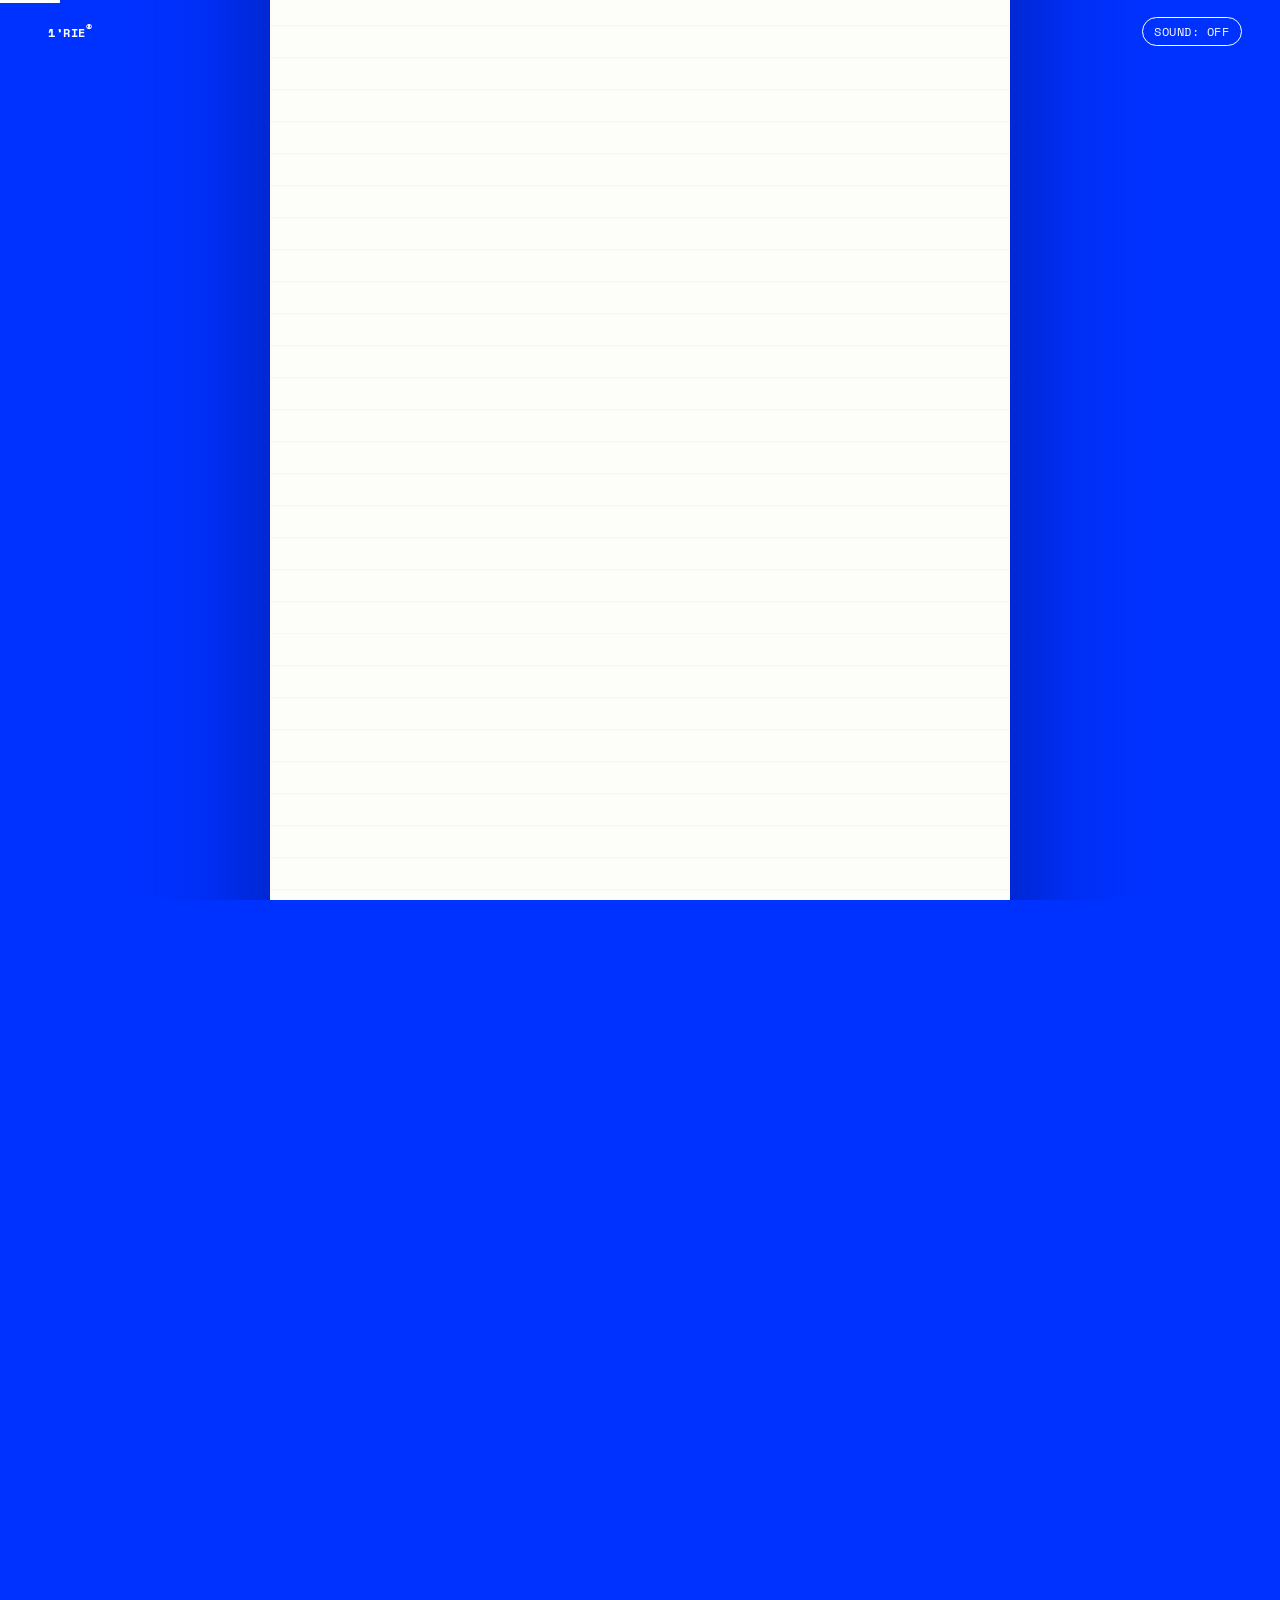
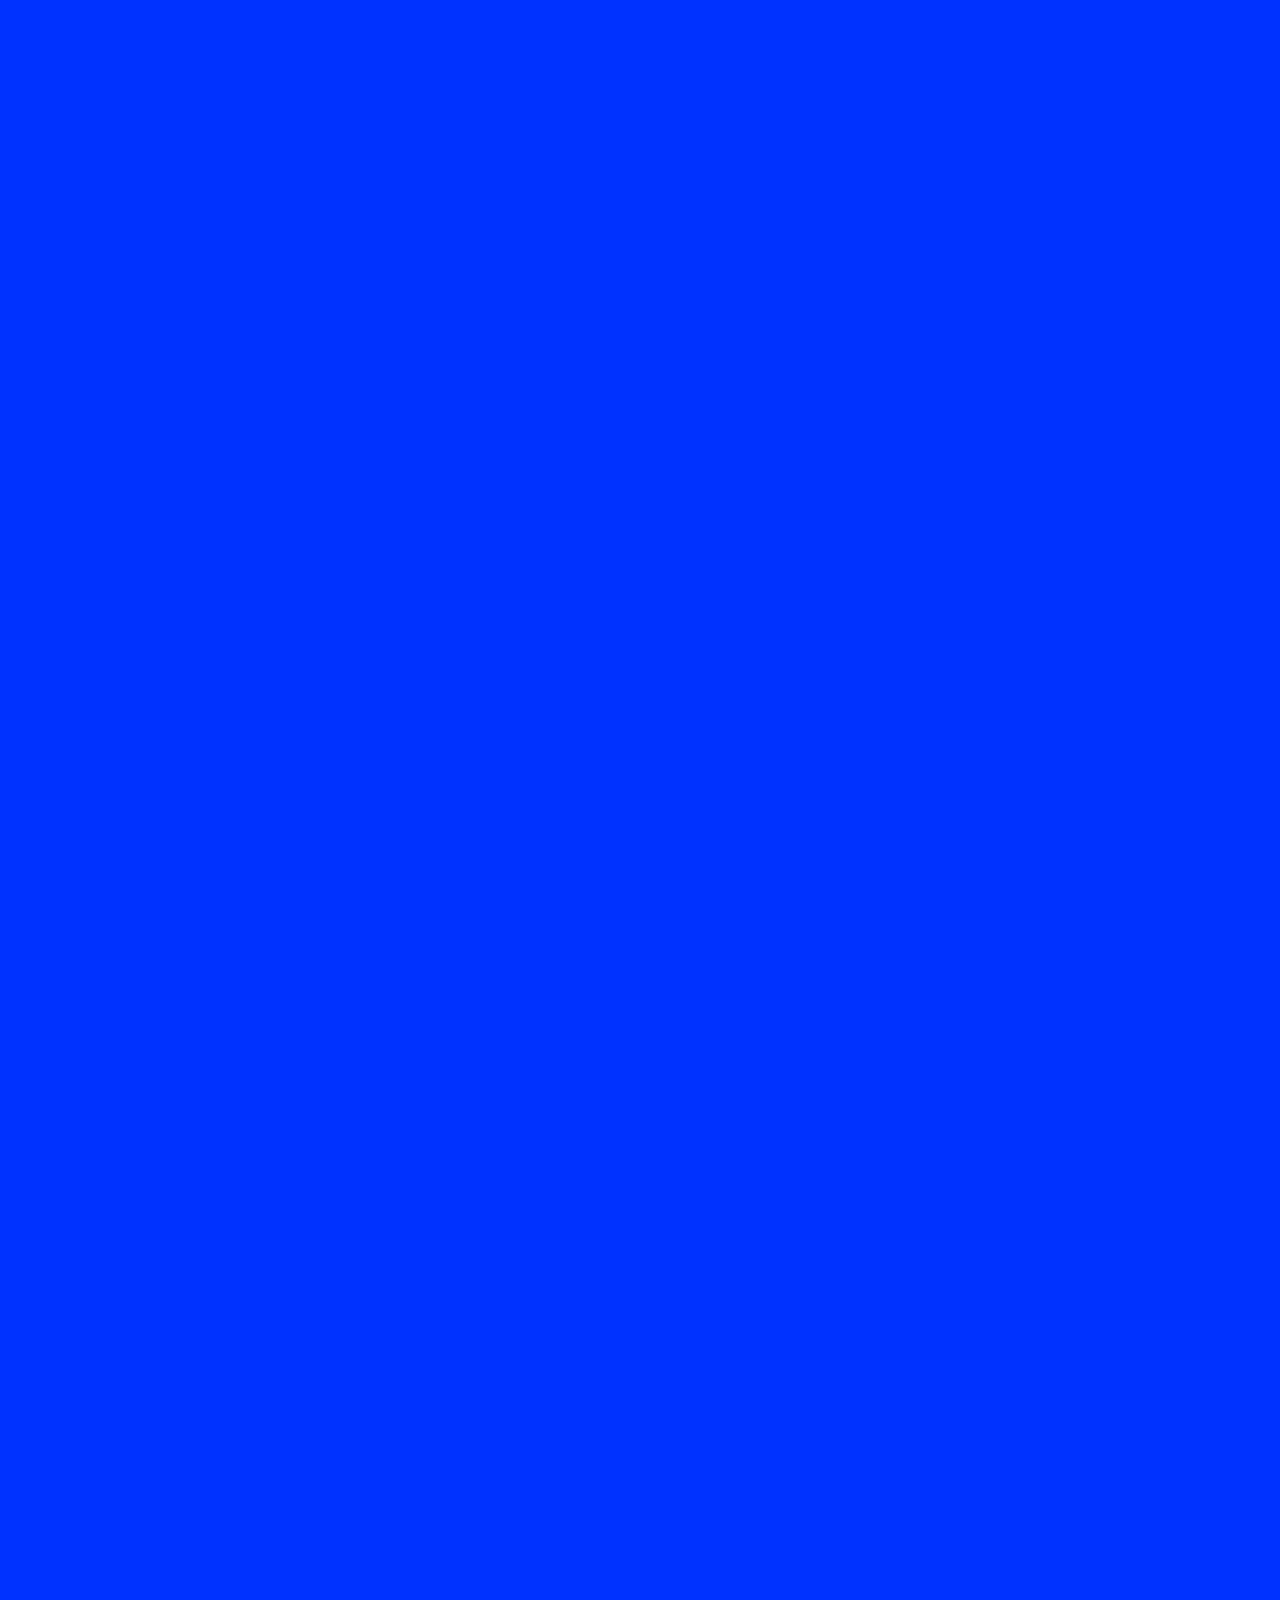
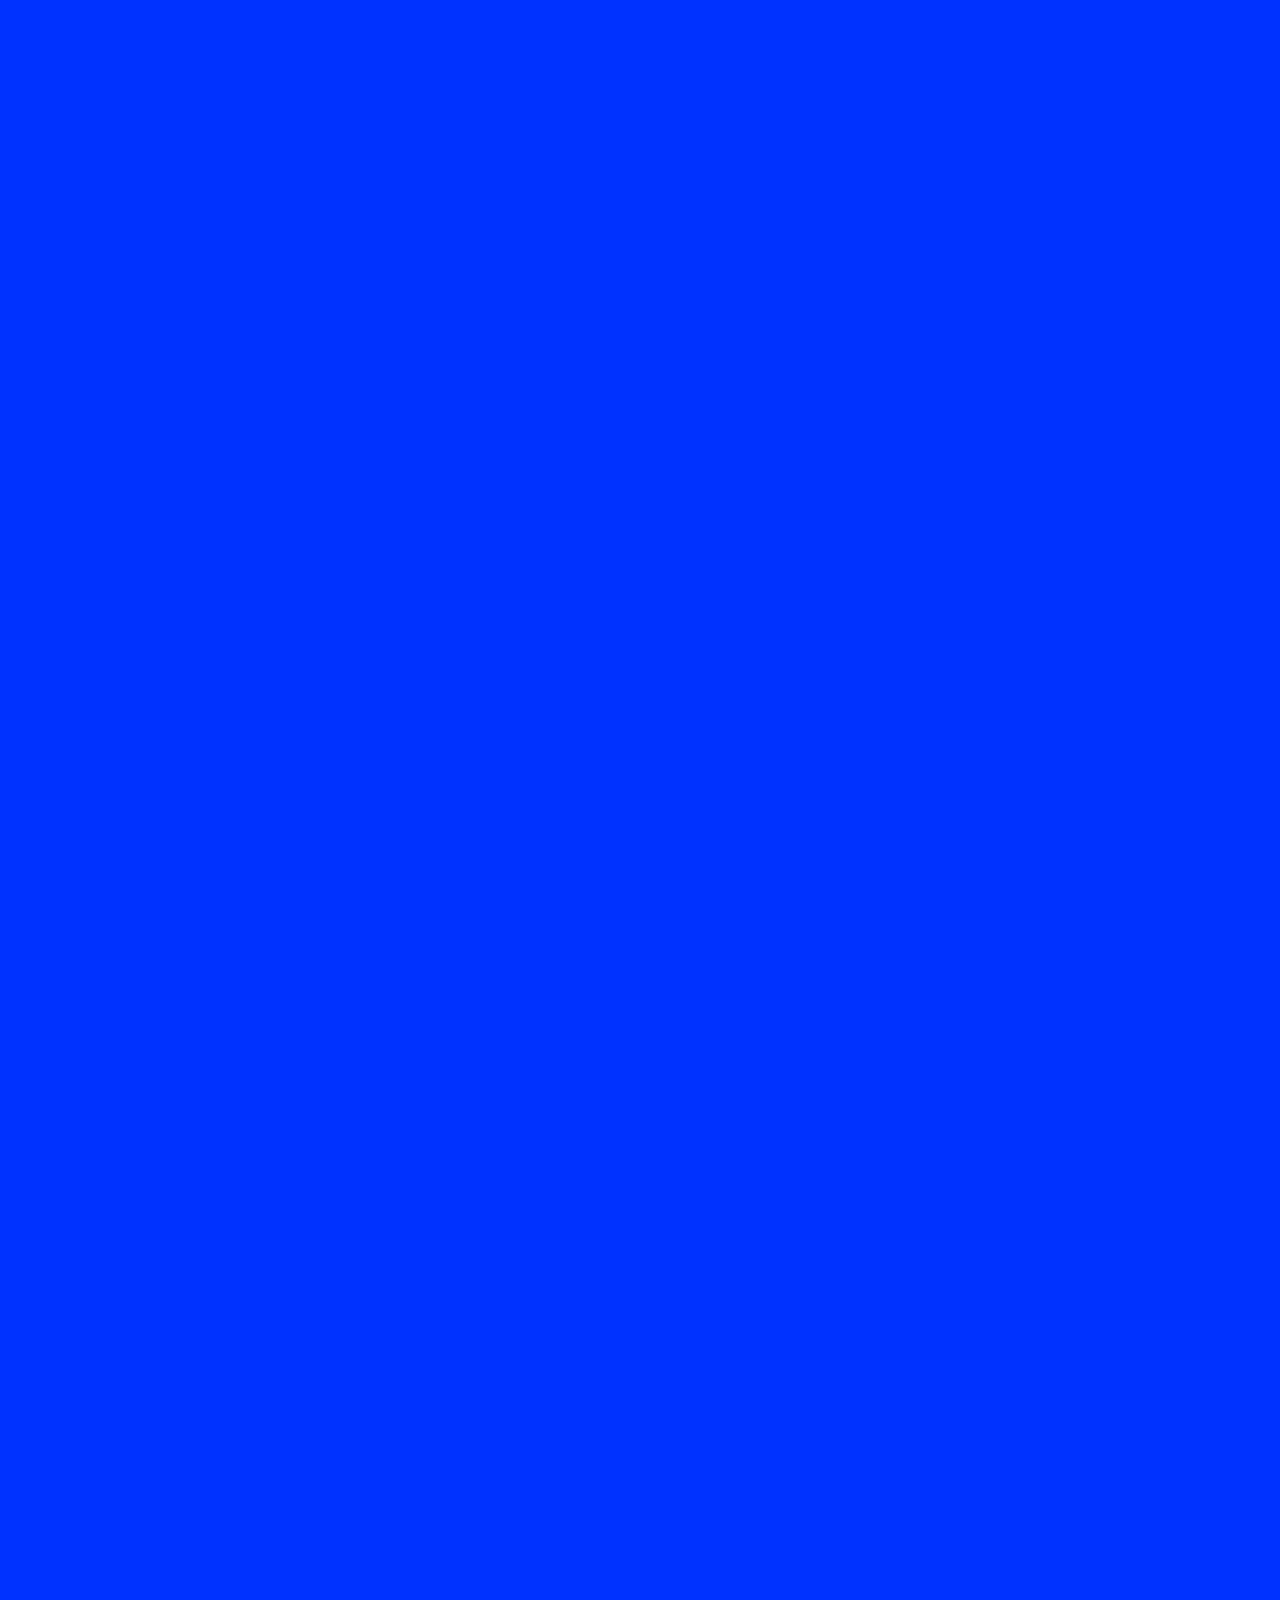
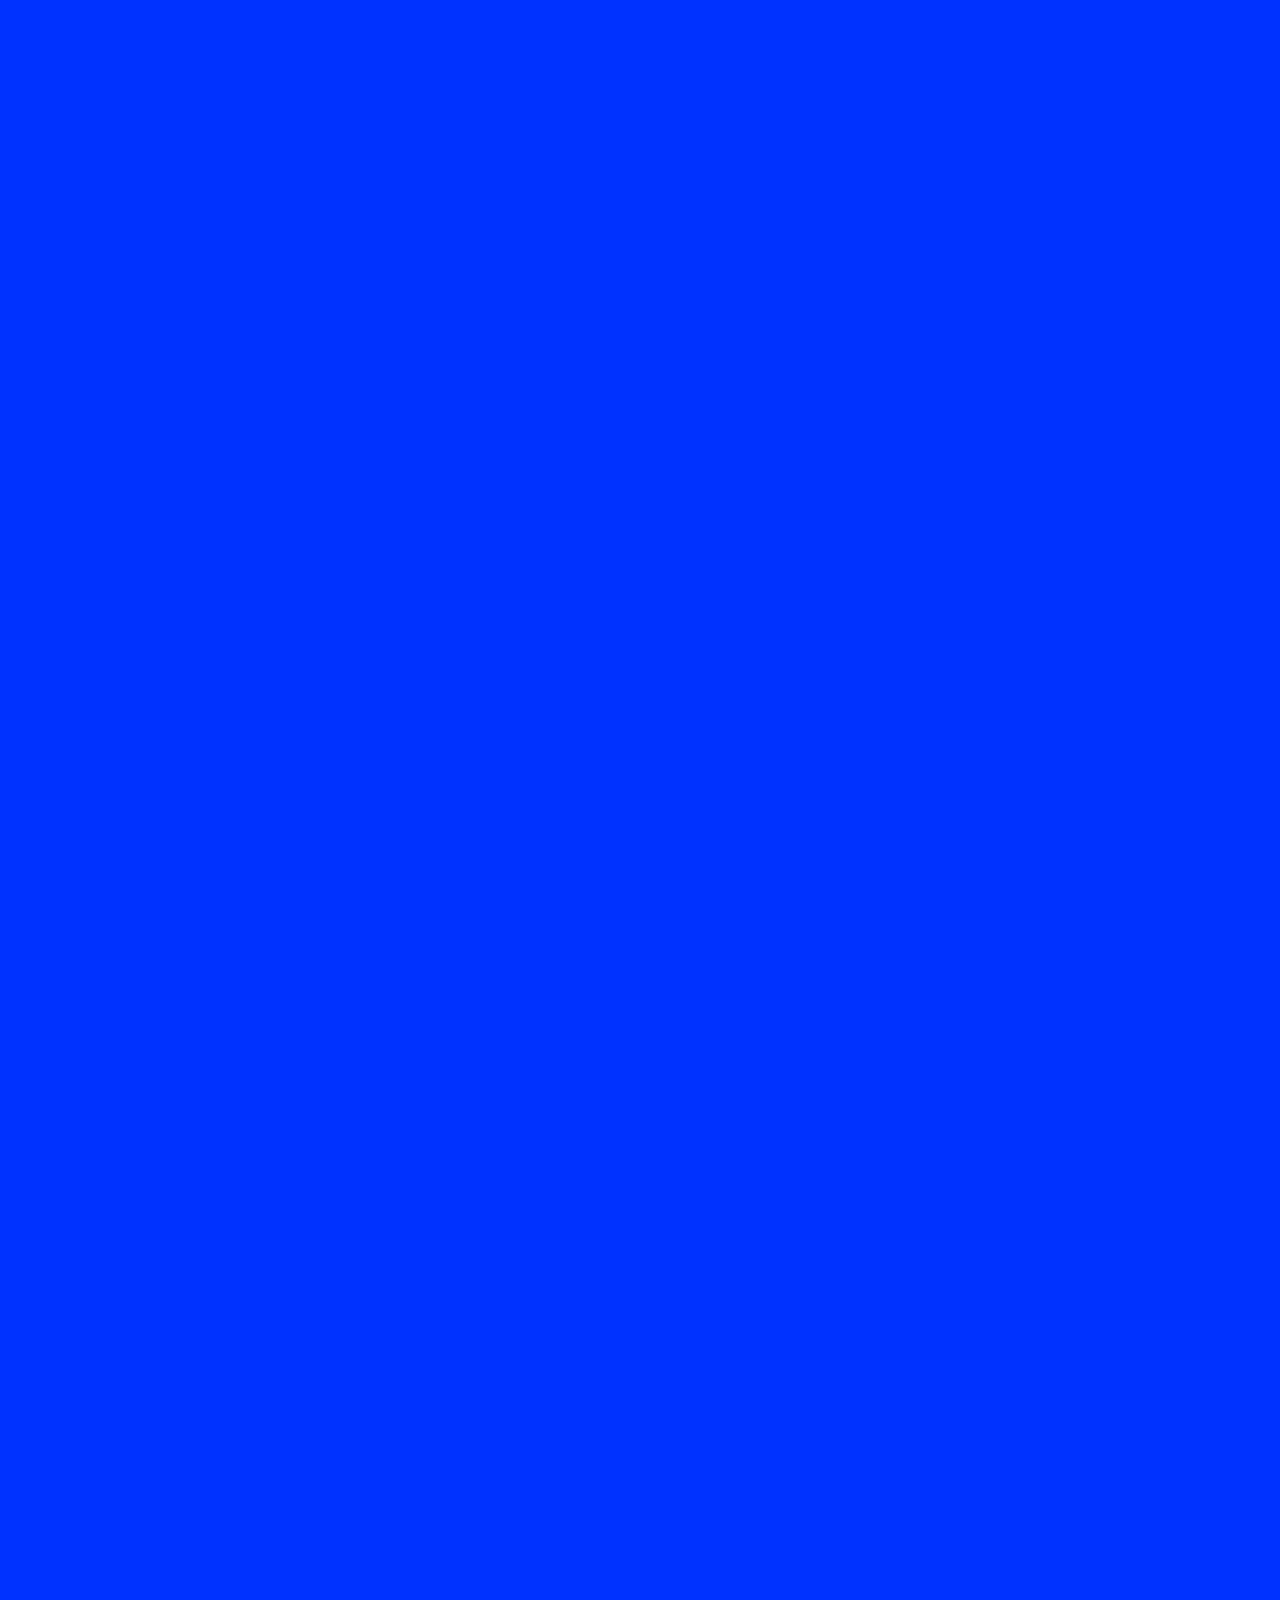
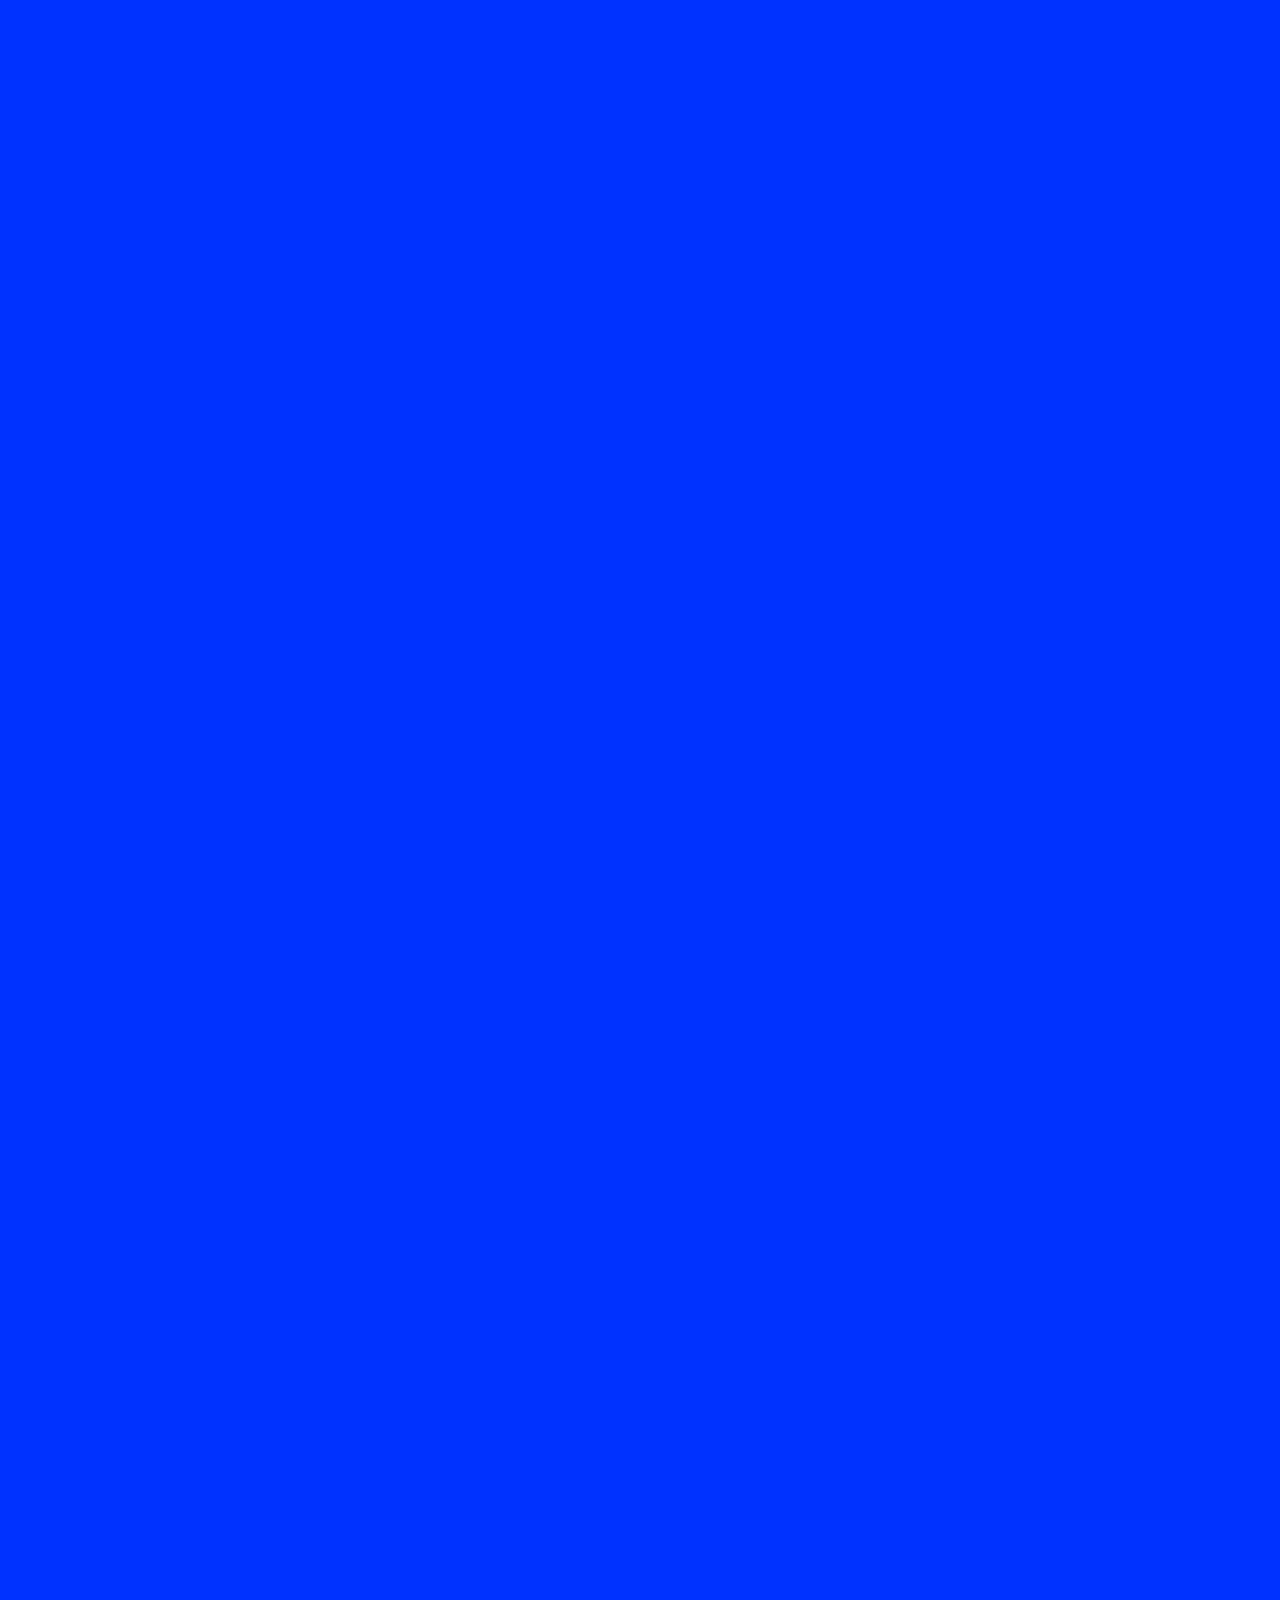
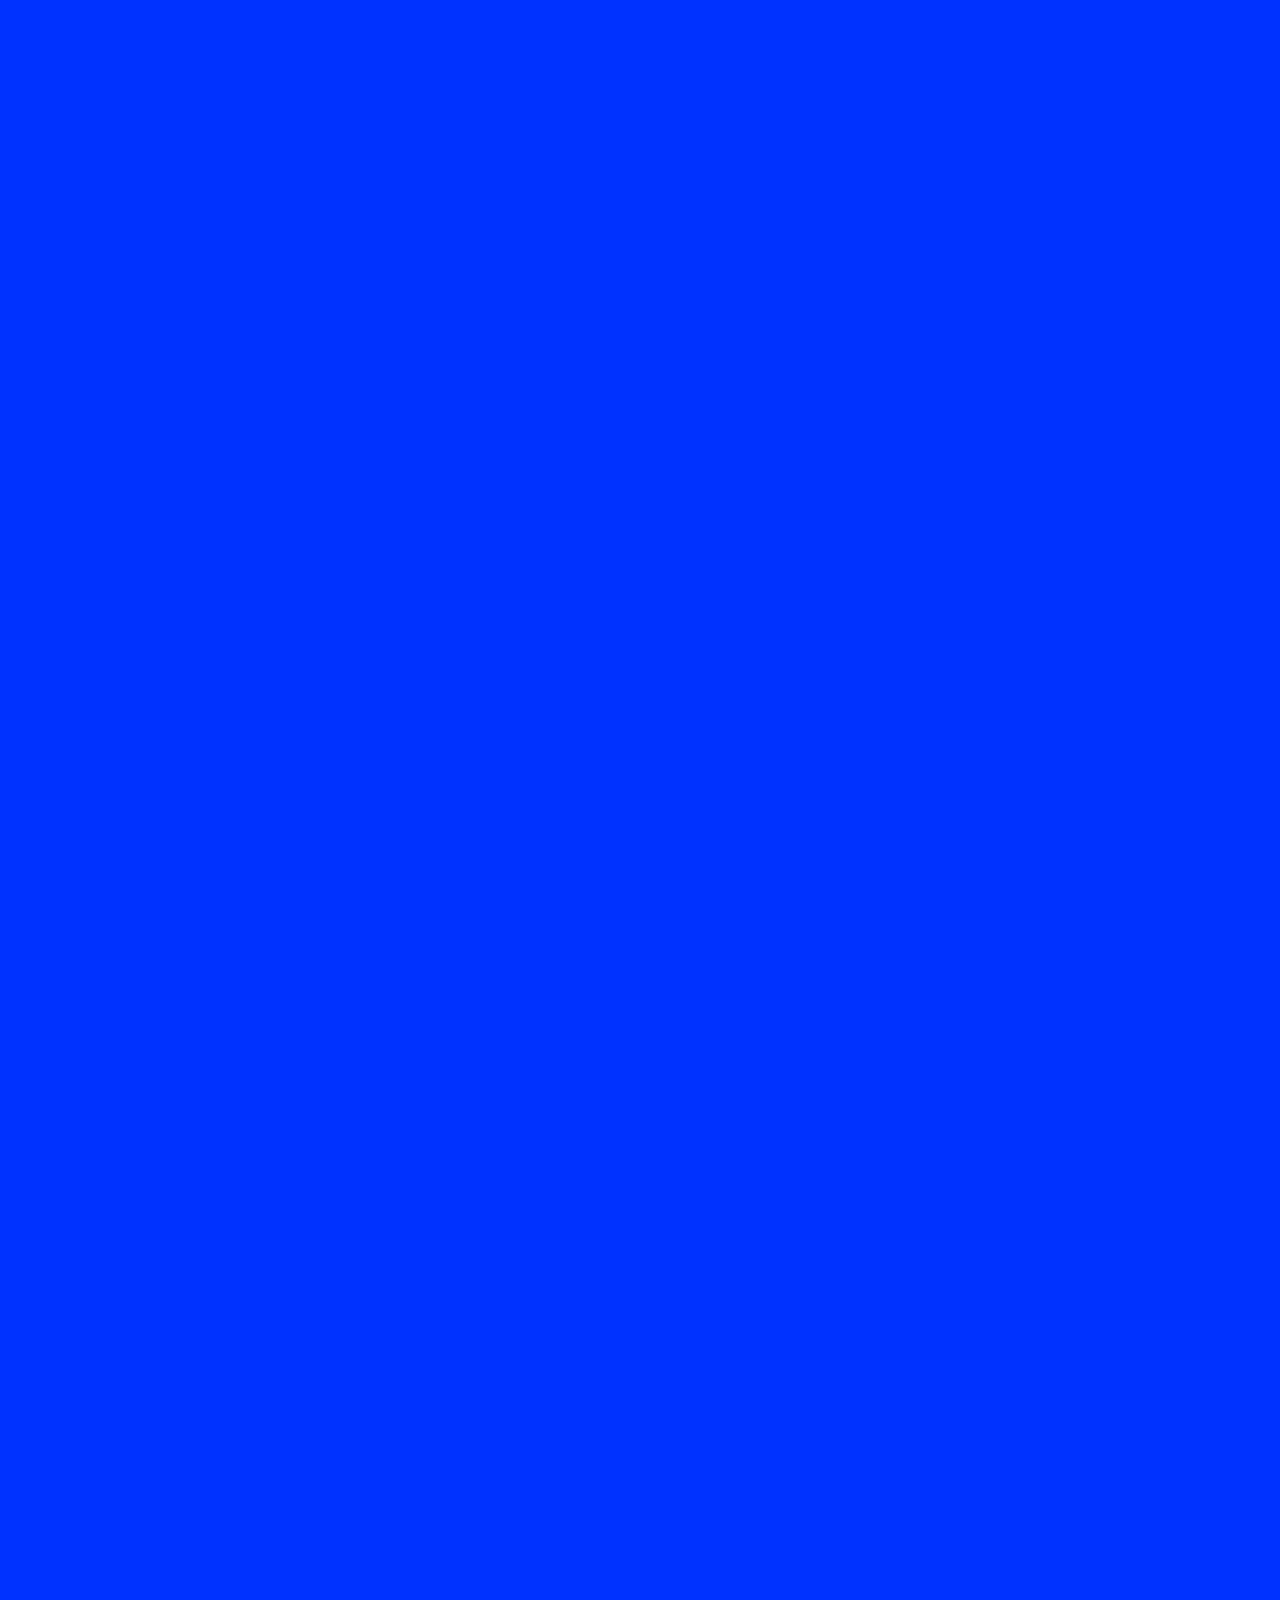
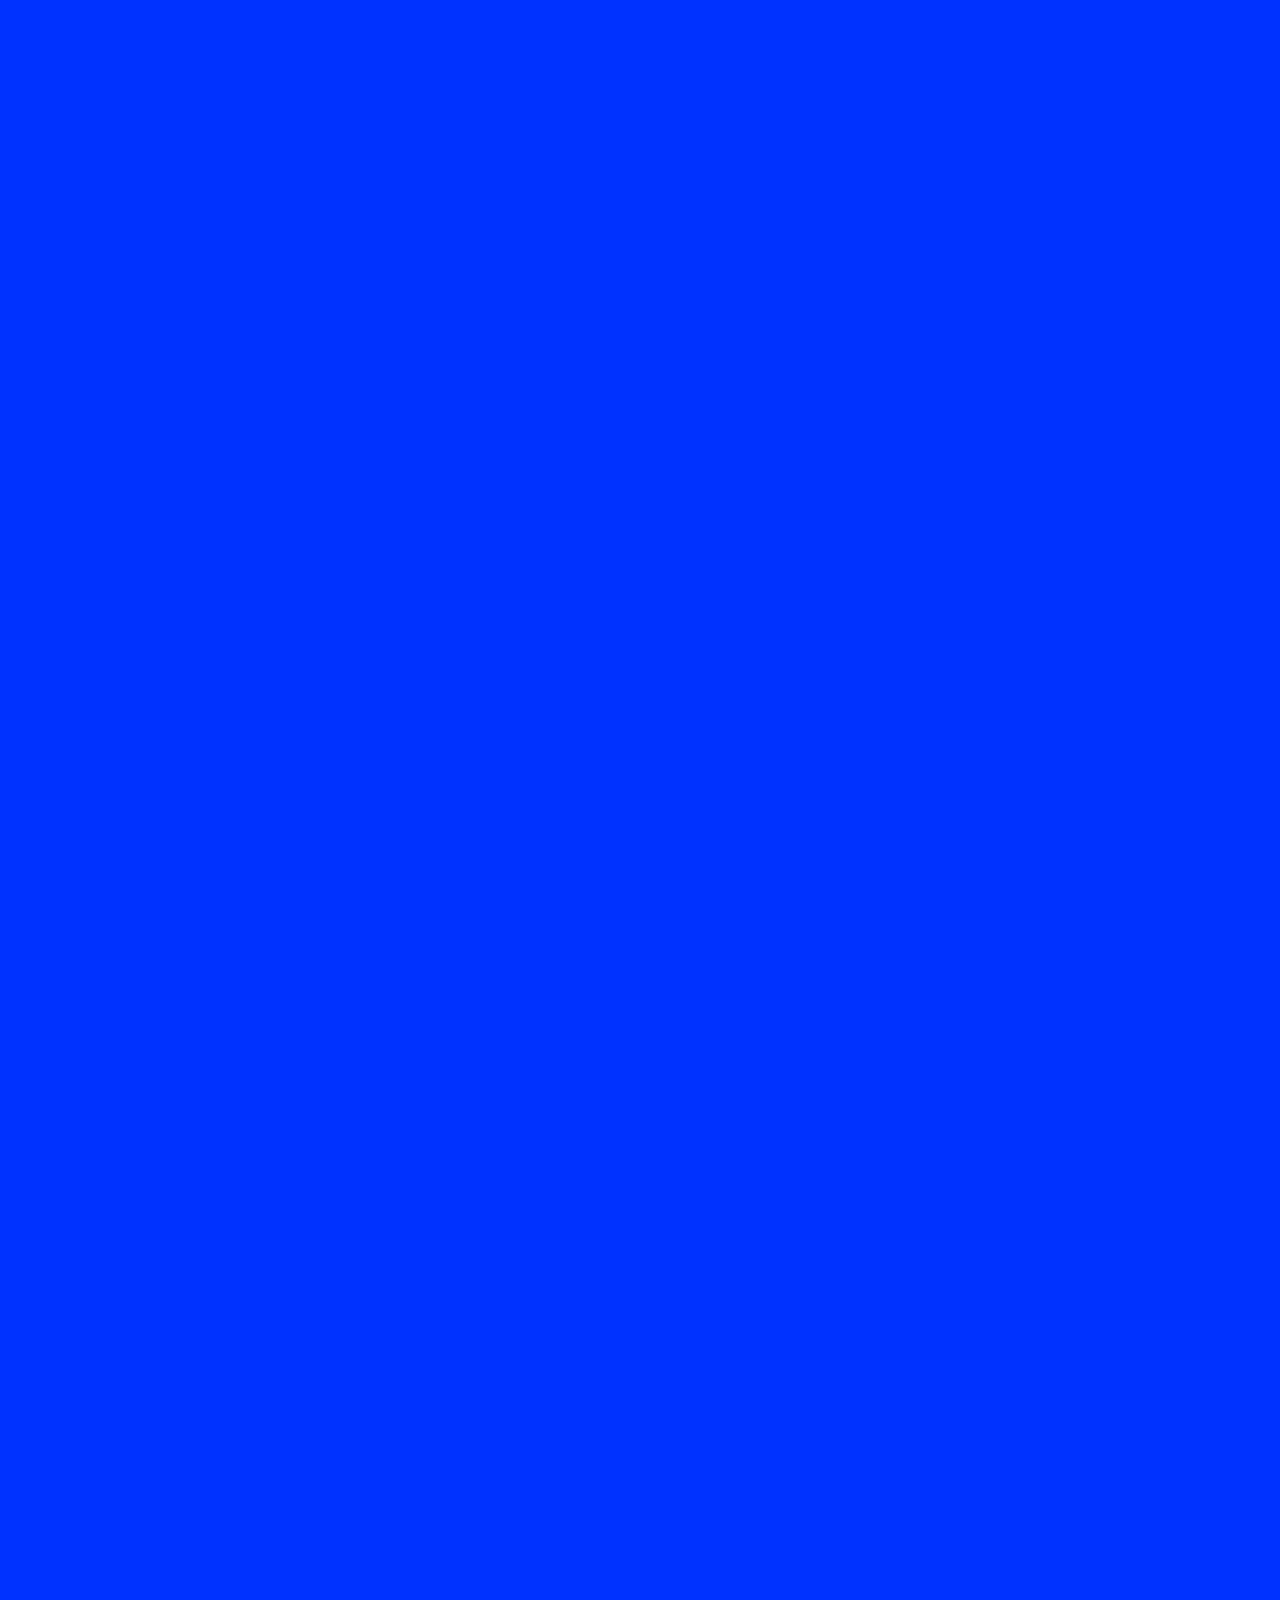
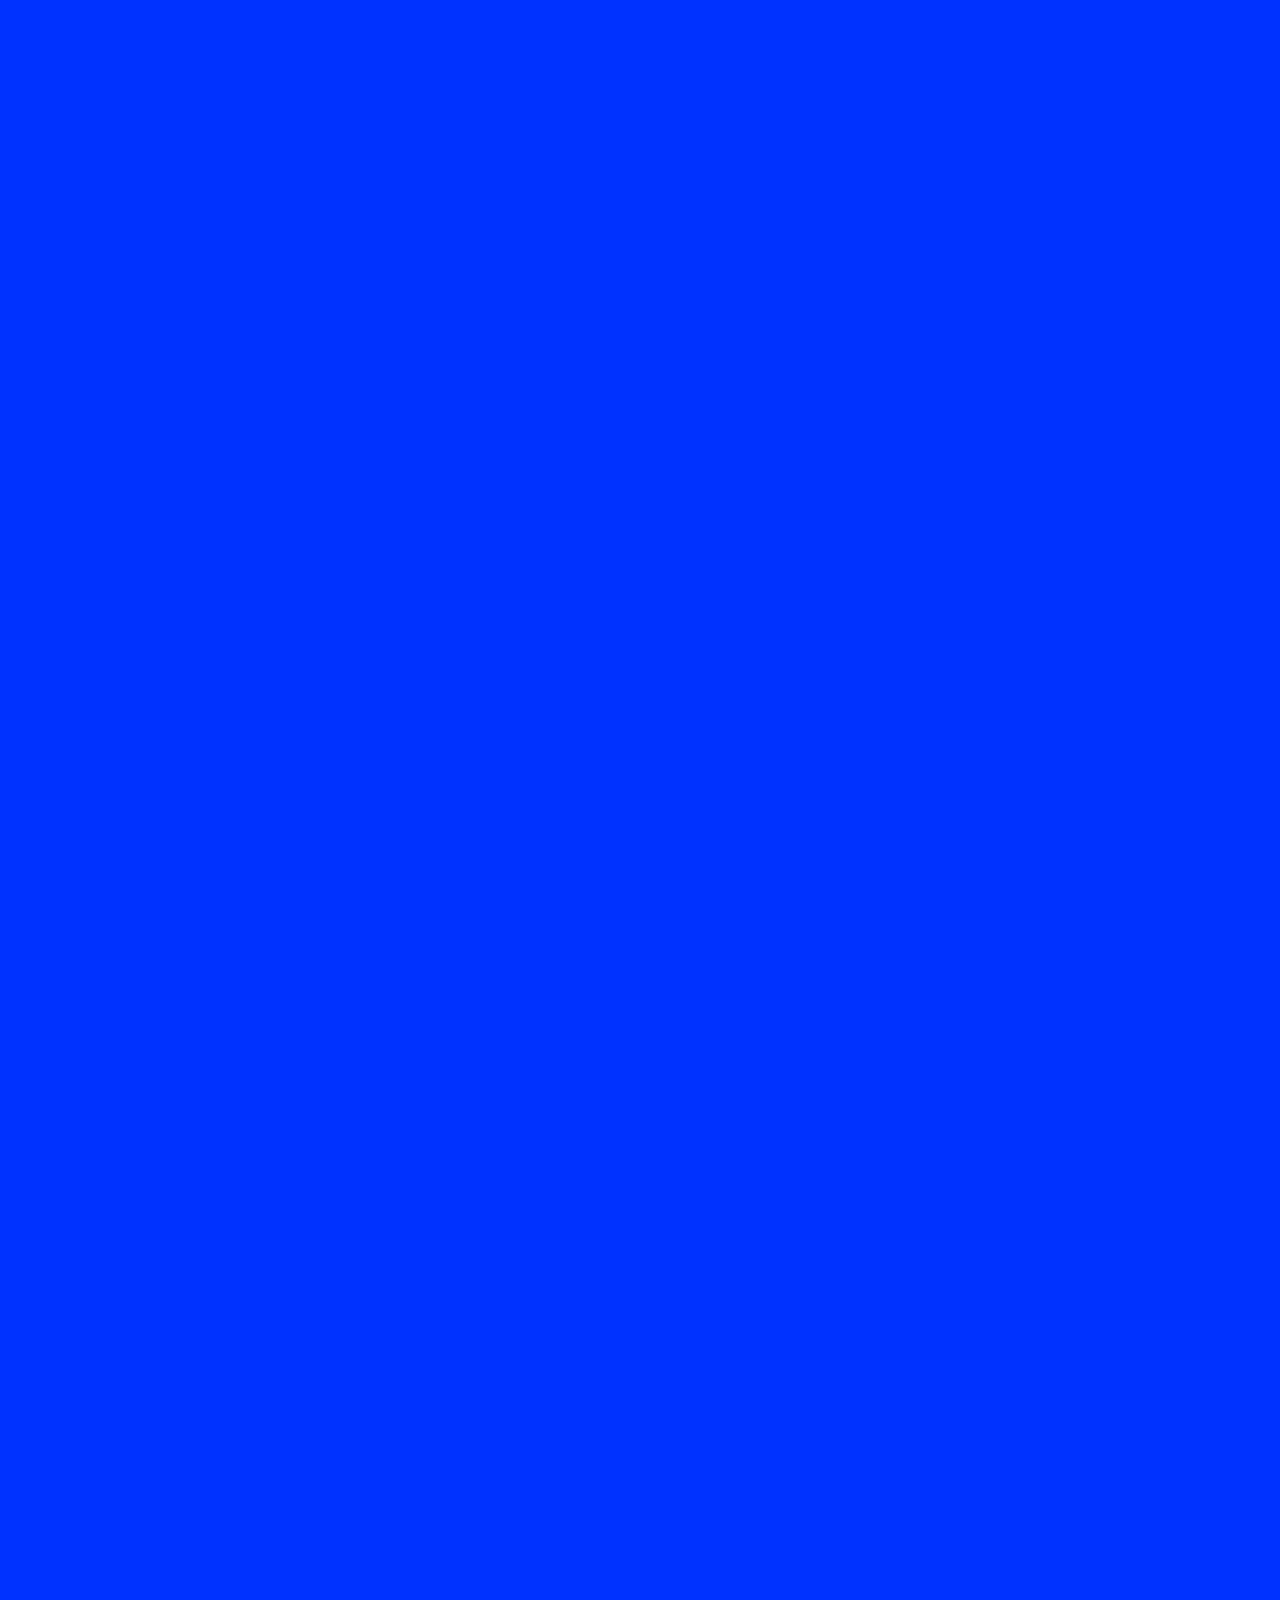
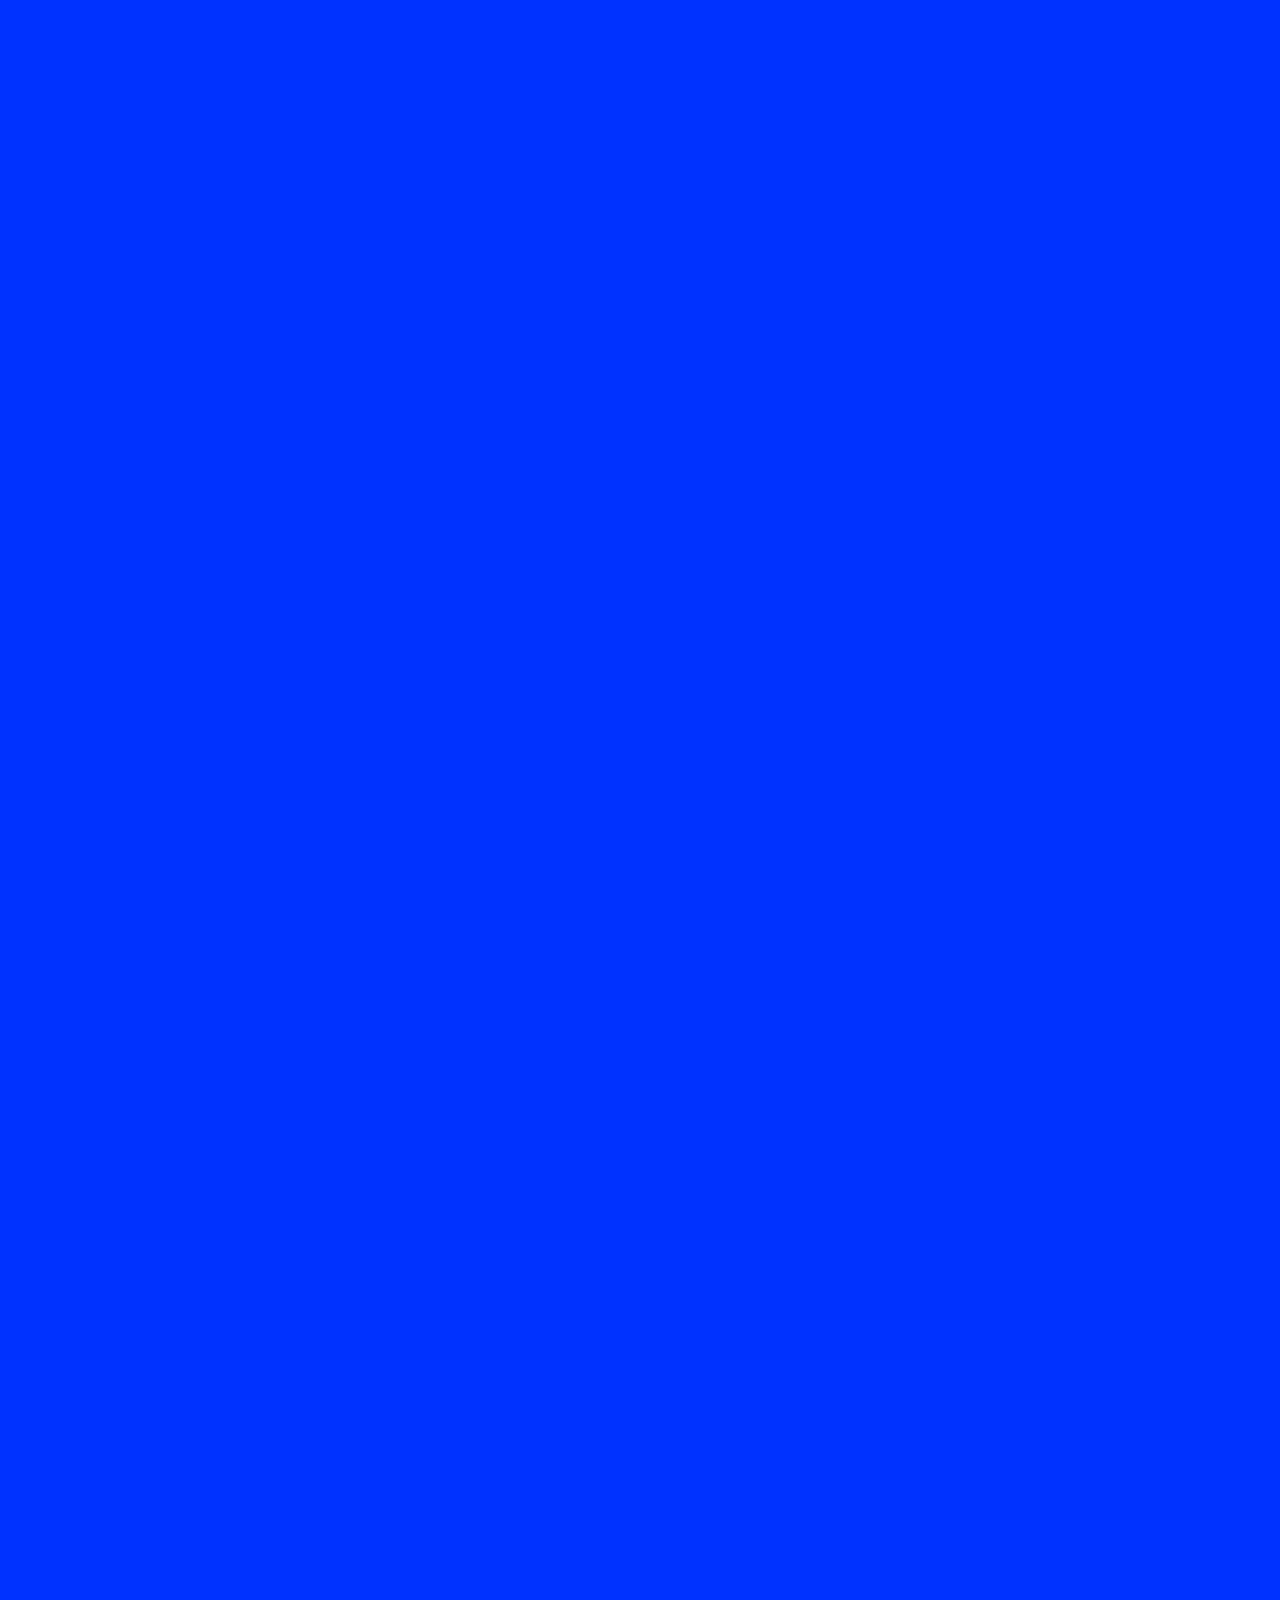
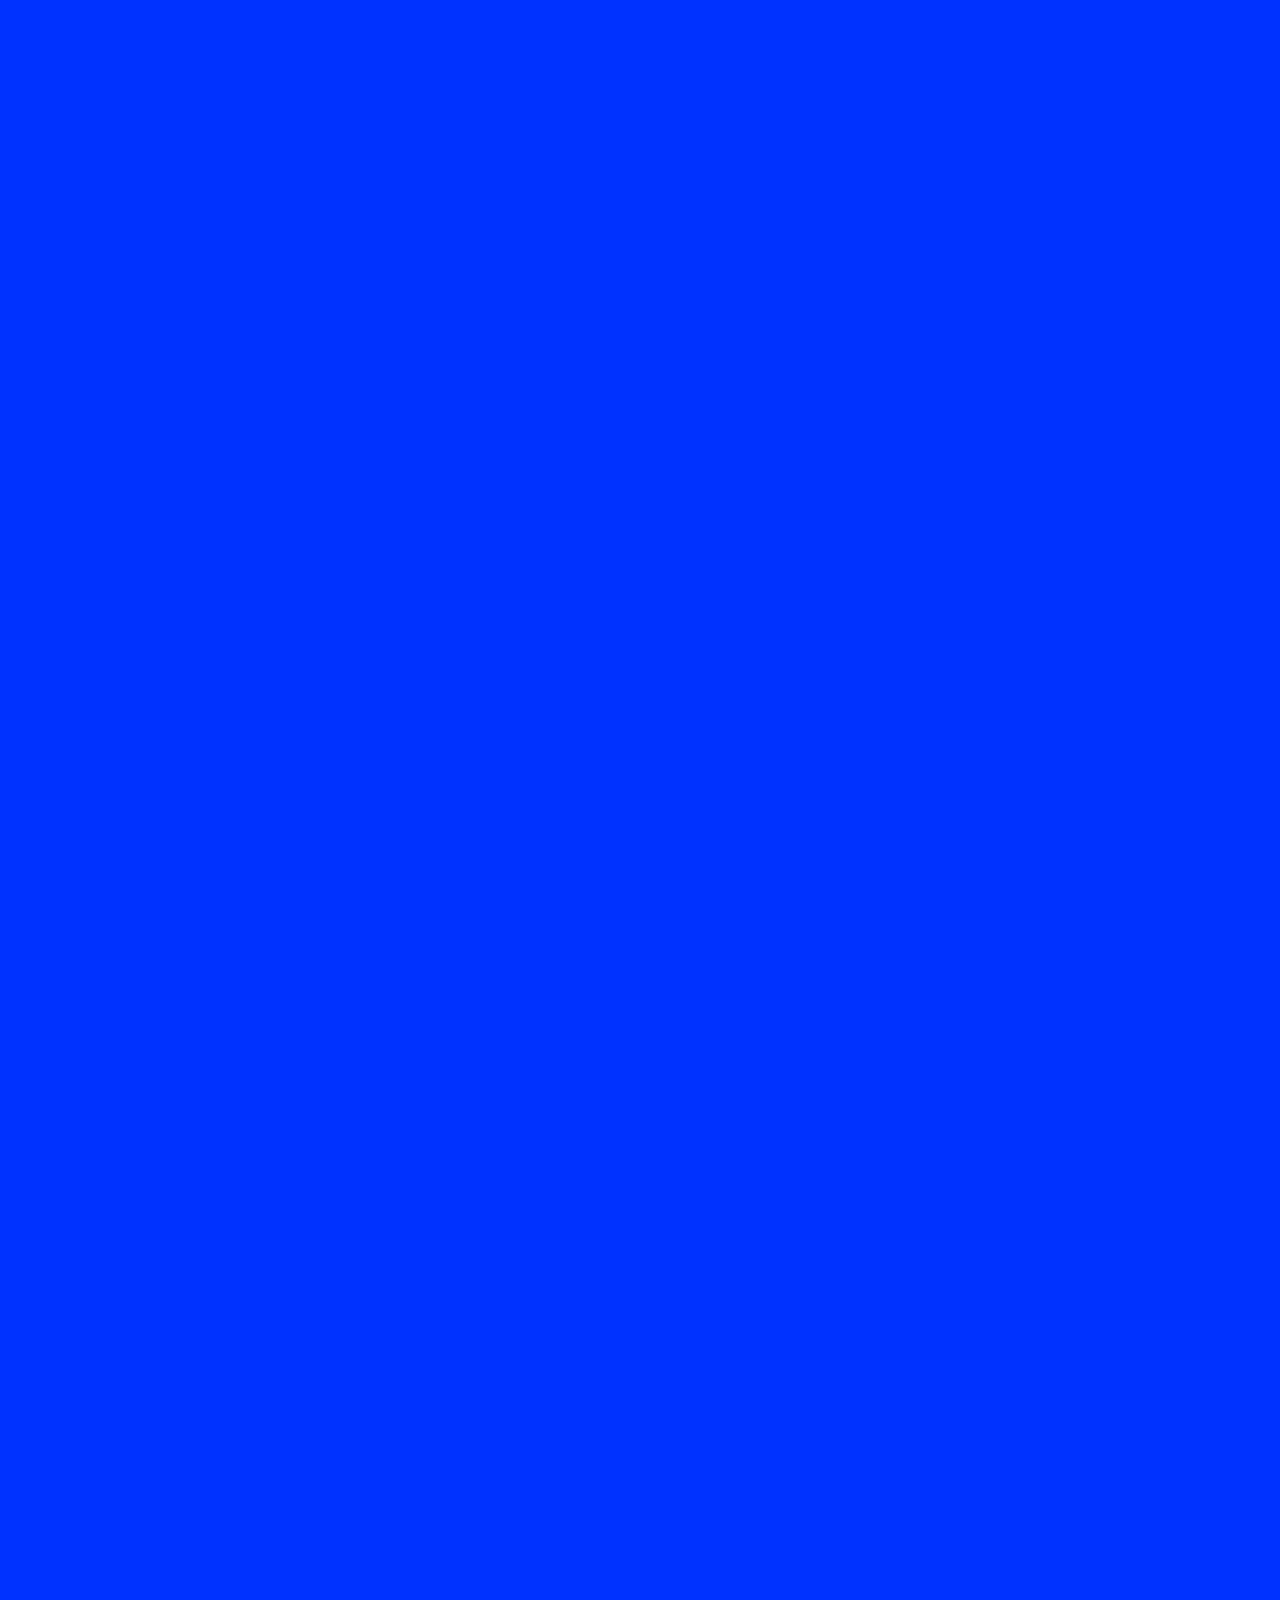
<file: index.html>
<!doctype html>
<html lang="en">
<head>
  <meta charset="utf-8" />
  <meta name="viewport" content="width=device-width, initial-scale=1" />
  <title>1’rie — typewriter edition</title>
  <meta name="description" content="A letter to the world, typed as you scroll. l’Imprimerie (1’rie) is an AI-native mobile app studio." />
  <link rel="icon" href="data:image/svg+xml,%3Csvg xmlns='http://www.w3.org/2000/svg' viewBox='0 0 64 64'%3E%3Crect width='64' height='64' rx='14' fill='%230032FF'/%3E%3Ctext x='32' y='46' font-family='Arial Black, sans-serif' font-size='40' font-weight='900' fill='white' text-anchor='middle'%3E1%3C/text%3E%3C/svg%3E" />
  <link rel="preconnect" href="https://fonts.googleapis.com" />
  <link rel="preconnect" href="https://fonts.gstatic.com" crossorigin />
  <link href="https://fonts.googleapis.com/css2?family=Space+Mono:ital,wght@0,400;0,700;1,400&display=swap" rel="stylesheet" />
  <link rel="stylesheet" href="styles.css" />
</head>
<body>

  <!-- fixed HUD -->
  <header class="hud">
    <div class="hud-left">
      <span class="hud-brand">1’rie<sup>®</sup></span>
    </div>
    <button class="sound-toggle" aria-pressed="false">sound: off</button>
  </header>

  <div class="scroll-hint">scroll to type ↓</div>
  <div class="progress-line" aria-hidden="true"><i></i></div>

  <!-- the sheet of paper. every .t block gets typed character by character on scroll. -->
  <div class="stage">
    <div class="paper">
      <p class="t small">somewhere between biarritz &amp; your pocket — june 2026</p>
      <p class="t">dear world,</p>
      <p class="t">we are <span class="strikeable">l’imprimerie</span>.</p>
      <p class="t small">(too long — let’s say:)</p>
      <h1 class="t big">1’rie<span class="reg">®</span></h1>
      <p class="t">an AI-native mobile app studio. we design, print &amp; ship subscription apps — for everyone, everywhere.</p>
      <p class="t">most studios make one app. we run the presses.</p>
      <p class="t head">— what’s coming off the press —</p>
      <p class="t app"><span class="idx">01</span> <img class="t-stamp" src="assets/icon-teech.png" alt="Teech Golf app icon" width="48" height="48" /> <b><a href="https://apps.apple.com/fr/app/teech-golf-gps-performance/id6499589827" target="_blank" rel="noopener">Teech Golf</a></b> — gps &amp; performance, live on the app store.</p>
      <p class="t app"><span class="idx">02</span> <img class="t-stamp" src="assets/icon-pgt.png" alt="PGT app icon" width="48" height="48" /> <b>PGT</b> — a tour coach’s method, gamified.</p>
      <p class="t app"><span class="idx">03</span> <img class="t-stamp" src="assets/icon-sundaycup.png" alt="SundayCup app icon" width="48" height="48" /> <b>SundayCup</b> — ryder cups between friends.</p>
      <p class="t app"><span class="idx">04</span> <img class="t-stamp" src="assets/icon-unsweet.png" alt="Unsweet app icon" width="48" height="48" /> <b>Unsweet</b> — break up with sugar.</p>
      <p class="t app"><span class="idx">05</span> <img class="t-stamp" src="assets/icon-ldp.png" alt="Low Dopamine Path app icon" width="48" height="48" /> <b>Low Dopamine Path</b> — rewire your days, quest by quest.</p>
      <p class="t app"><span class="idx">06</span> <img class="t-stamp t-stamp--glyph" src="assets/icon-kithe.svg" alt="Kithe app icon" width="48" height="48" /> <b>Kithe</b> — family memories, printed weekly.</p>
      <p class="t app"><span class="idx">07</span> <img class="t-stamp" src="assets/icon-lutai.png" alt="LutAI app icon" width="48" height="48" /> <b>LutAI</b> — cycle-synced nutrition for active women.</p>
      <p class="t app"><span class="idx">08</span> <img class="t-stamp" src="assets/icon-redpen.png" alt="Redpen app icon" width="48" height="48" /> <b>Redpen</b> — school for grown-ups — one graded page a day.</p>
      <p class="t app"><span class="idx">09</span> <img class="t-stamp" src="assets/icon-sapira.png" alt="Sapira app icon" width="48" height="48" /> <b>Sapira</b> — one powerful idea a day.</p>
      <p class="t app"><span class="idx">10</span> <img class="t-stamp" src="assets/icon-wolffy.png" alt="Wolffy app icon" width="48" height="48" /> <b>Wolffy</b> — actually learn music, five minutes a day.</p>
      <p class="t app"><span class="idx">11</span> <img class="t-stamp" src="assets/icon-cue.png" alt="CUE app icon" width="48" height="48" /> <b>CUE</b> — your parrot speaking coach.</p>
      <p class="t app"><span class="idx">12</span> <img class="t-stamp" src="assets/icon-keepr.png" alt="keepr app icon" width="48" height="48" /> <b>keepr</b> — never lose a good place from tiktok again.</p>
      <p class="t app"><span class="idx">13</span> <img class="t-stamp" src="assets/icon-kata.png" alt="Kata app icon" width="48" height="48" /> <b>Kata</b> — daily rituals, one tap from your home screen.</p>
      <p class="t app"><span class="idx">14</span> <img class="t-stamp" src="assets/icon-memogo.png" alt="MemoGo app icon" width="48" height="48" /> <b>MemoGo</b> — a four-minute memory workout, every day.</p>
      <p class="t app"><span class="idx">15</span> <img class="t-stamp" src="assets/icon-brainbank.png" alt="Brainbank app icon" width="48" height="48" /> <b>Brainbank</b> — a friendly home for everything you save.</p>
      <p class="t app"><span class="idx">16</span> <img class="t-stamp" src="assets/icon-lunova.png" alt="Lunova app icon" width="48" height="48" /> <b>Lunova</b> — one small cosmic act a night.</p>
      <p class="t app"><span class="idx">17</span> <img class="t-stamp" src="assets/icon-overdraft.png" alt="Overdraft app icon" width="48" height="48" /> <b>Overdraft</b> — stop borrowing from tomorrow — bedtime block, morning alarm.</p>
      <p class="t app"><span class="idx">18</span> <img class="t-stamp" src="assets/icon-phoenix.png" alt="Phoenix app icon" width="48" height="48" /> <b>Phoenix</b> — 90 days to rebuild after a breakup.</p>
      <p class="t app"><span class="idx">19</span> <img class="t-stamp" src="assets/icon-redflag.png" alt="RedFlag app icon" width="48" height="48" /> <b>RedFlag</b> — a red-flag audit for every match.</p>
      <p class="t app"><span class="idx">20</span> <img class="t-stamp" src="assets/icon-vtaper.png" alt="VTaper app icon" width="48" height="48" /> <b>VTaper</b> — look bigger in your clothes — proof included.</p>
      <p class="t app"><span class="idx">21</span> <img class="t-stamp" src="assets/icon-kalvas.png" alt="Kalvas app icon" width="48" height="48" /> <b>Kalvas</b> — is your hairline mature, or still receding?</p>
      <p class="t app"><span class="idx">22</span> <img class="t-stamp" src="assets/icon-fitcheck.png" alt="FitCheck Club app icon" width="48" height="48" /> <b>FitCheck Club</b> — your outfit, redlined.</p>
      <p class="t app"><span class="idx">23</span> <img class="t-stamp" src="assets/icon-skillchef.png" alt="SkillChef app icon" width="48" height="48" /> <b>SkillChef</b> — learn cooking skills, not just recipes.</p>
      <p class="t app"><span class="idx">24</span> <img class="t-stamp" src="assets/icon-cyclefuel.png" alt="CycleFuel app icon" width="48" height="48" /> <b>CycleFuel</b> — eat with your hormones, not against them.</p>
      <p class="t app"><span class="idx">25</span> <img class="t-stamp" src="assets/icon-musclefuel.png" alt="MuscleFuel app icon" width="48" height="48" /> <b>MuscleFuel</b> — scan a meal, get the protein verdict.</p>
      <p class="t app"><span class="idx">26</span> <img class="t-stamp" src="assets/icon-trailfuel.png" alt="TrailFuel app icon" width="48" height="48" /> <b>TrailFuel</b> — train your gut like you train your legs.</p>
      <p class="t app"><span class="idx">27</span> <img class="t-stamp" src="assets/icon-runproof.png" alt="Runproof app icon" width="48" height="48" /> <b>Runproof</b> — run-proof your body.</p>
      <p class="t app"><span class="idx">28</span> <img class="t-stamp" src="assets/icon-wigl.png" alt="wigl app icon" width="48" height="48" /> <b>wigl</b> — a glowing creature that makes you stand up.</p>
      <p class="t app"><span class="idx">29</span> <img class="t-stamp" src="assets/icon-propadel.png" alt="Pro Padel Training app icon" width="48" height="48" /> <b>Pro Padel Training</b> — read the point before you play it.</p>
      <p class="t app"><span class="idx">30</span> <img class="t-stamp" src="assets/icon-365strokes.png" alt="365 Strokes app icon" width="48" height="48" /> <b>365 Strokes</b> — a year in one unbroken line.</p>
      <p class="t app"><span class="idx">31</span> <img class="t-stamp" src="assets/icon-yumai.png" alt="YumAI app icon" width="48" height="48" /> <b>YumAI</b> — “on mange quoi ce soir ?”, solved for two.</p>
      <p class="t head">— still in the tray —</p>
      <p class="t small">(researched, critiqued, designed on paper — the next print runs:)</p>
      <p class="t app"><span class="idx">32</span> <b>Tempo</b> — a dating app for runners — your first date is a run.</p>
      <p class="t app"><span class="idx">33</span> <b>Vow</b> — plan &amp; fund the wedding together — family in their lane.</p>
      <p class="t app"><span class="idx">34</span> <b>MamaMonday</b> — the sunday ritual that empties your head before monday.</p>
      <p class="t app"><span class="idx">35</span> <b>Goalful</b> — a life full of goals — finished 90 days at a time.</p>
      <p class="t app"><span class="idx">36</span> <b>Cusp</b> — end the late-night scroll, wake up with energy.</p>
      <p class="t app"><span class="idx">37</span> <b>Hale Age</b> — your biological age, and the one move to lower it.</p>
      <p class="t app"><span class="idx">38</span> <b>Money Diary</b> — a spending journal that feels like a diary, not a budget.</p>
      <p class="t app"><span class="idx">39</span> <b>Moonlit</b> — ask the cards, see yourself clearly.</p>
      <p class="t app"><span class="idx">40</span> <b>PrepX</b> — predict your race, train your weakest zone.</p>
      <p class="t app"><span class="idx">41</span> <b>MindRank</b> — find out where your mind ranks.</p>
      <p class="t app"><span class="idx">42</span> <b>PuttIQ</b> — find the pattern in your putts, fix it, prove it.</p>
      <p class="t app"><span class="idx">43</span> <b>Performind</b> — train your mind like you train your body.</p>
      <p class="t app"><span class="idx">44</span> <b>MobilityAge</b> — your body age is not your real age.</p>
      <p class="t app"><span class="idx">45</span> <b>SocialIQ</b> — the line in your own message that did the damage.</p>
      <p class="t app"><span class="idx">46</span> <b>Pushback</b> — the speaking app that pushes back.</p>
      <p class="t app"><span class="idx">47</span> <b>Amplo</b> — know when to drink coffee — and when to stop.</p>
      <p class="t app"><span class="idx">48</span> <b>Nightink</b> — the journal with no door.</p>
      <p class="t app"><span class="idx">49</span> <b>Warpaint</b> — run. paint. own your streets.</p>
      <p class="t app"><span class="idx">50</span> <b>Unlock</b> — unlock what your body can do, one gate at a time.</p>
      <p class="t app"><span class="idx">51</span> <b>RoomSwitch</b> — change the room, not the room’s bones.</p>
      <p class="t head">— p.s. —</p>
      <p class="t">we also print for others. your app, our presses: strategy, design, code, app store — end to end, at AI speed.</p>
      <!-- PLACEHOLDER EMAIL — same as v1 -->
      <p class="t">say bonjour: <a href="mailto:bonjour@limprimerie.studio">bonjour@limprimerie.studio</a></p>
      <p class="t">yours, freshly inked,</p>
      <p class="t sig">— 1’rie</p>
      <p class="t small">(typed with AI, pressed by hand.)</p>
      <span class="type-cursor" aria-hidden="true"></span>
    </div>
  </div>

  <!-- gives the page its scroll length; height set by JS -->
  <div class="scroll-space" aria-hidden="true"></div>

  <!-- press run — a hidden mini game past the end of the letter -->
  <section class="press-run" id="press-run" aria-hidden="true">
    <p class="press-run-title">— intermission —<br />the money press</p>
    <canvas id="game-canvas" aria-label="the money press: a tiny runner game. jump the pen nibs, eat the ink, print the dollars."></canvas>
    <p class="press-run-sub">jump the nibs · eat the ink · print the dollars</p>
    <p class="press-run-exit">scroll up to return to the letter ↑</p>
  </section>

  <script src="main.js"></script>
  <script src="game.js"></script>
</body>
</html>
</file>
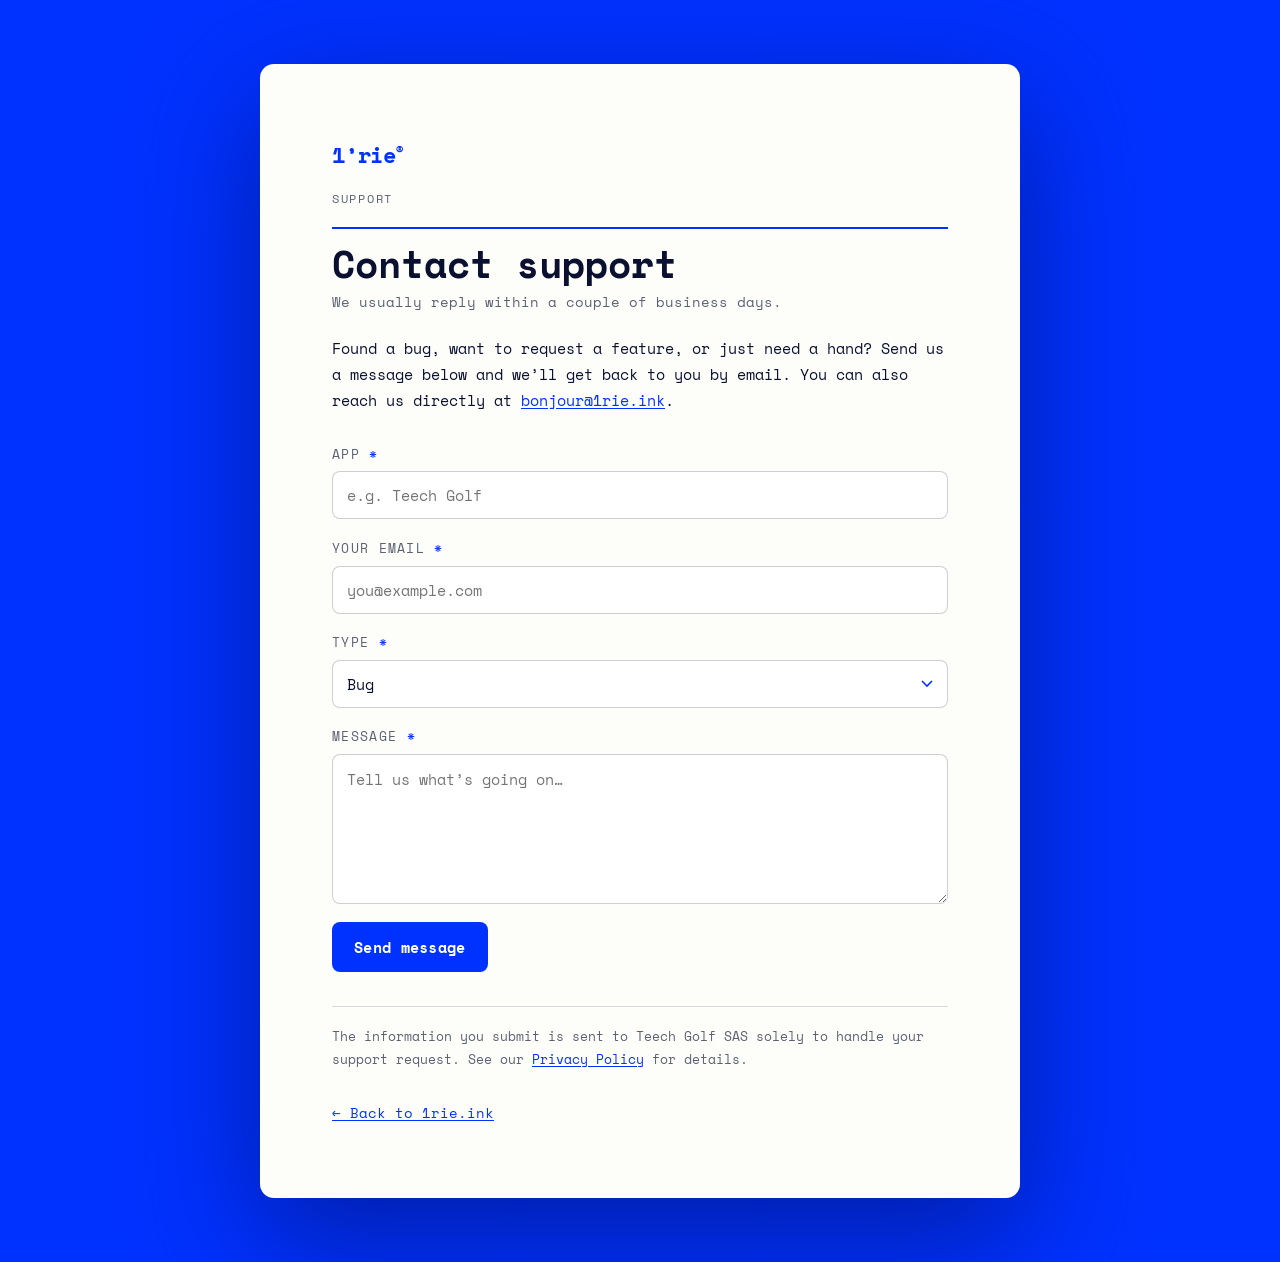
<file: support/index.html>
<!doctype html>
<html lang="en">
<head>
  <meta charset="utf-8" />
  <meta name="viewport" content="width=device-width, initial-scale=1" />
  <title>1’rie — Support</title>
  <meta name="description" content="Contact support for the mobile applications published by Teech Golf SAS under the 1’rie name." />
  <meta name="robots" content="index, follow" />
  <link rel="icon" href="data:image/svg+xml,%3Csvg xmlns='http://www.w3.org/2000/svg' viewBox='0 0 64 64'%3E%3Crect width='64' height='64' rx='14' fill='%230032FF'/%3E%3Ctext x='32' y='46' font-family='Arial Black, sans-serif' font-size='40' font-weight='900' fill='white' text-anchor='middle'%3E1%3C/text%3E%3C/svg%3E" />
  <link rel="preconnect" href="https://fonts.googleapis.com" />
  <link rel="preconnect" href="https://fonts.gstatic.com" crossorigin />
  <link href="https://fonts.googleapis.com/css2?family=Space+Mono:ital,wght@0,400;0,700;1,400&display=swap" rel="stylesheet" />
  <link rel="stylesheet" href="/app/legal.css" />
  <style>
    /* form-specific styling — sits on top of legal.css */
    .support-form { margin-top: 1.8em; display: grid; gap: 1.1em; }

    .field { display: grid; gap: 0.4em; }

    label {
      font-size: 0.82rem;
      text-transform: uppercase;
      letter-spacing: 0.1em;
      color: var(--muted);
    }

    label .req { color: var(--blue); }

    input, select, textarea {
      font-family: var(--mono);
      font-size: 0.95rem;
      color: var(--ink);
      background: #fff;
      border: 1.5px solid rgba(10, 17, 48, 0.2);
      border-radius: 8px;
      padding: 12px 14px;
      width: 100%;
    }

    textarea { resize: vertical; min-height: 150px; line-height: 1.6; }

    input:focus, select:focus, textarea:focus {
      outline: none;
      border-color: var(--blue);
      box-shadow: 0 0 0 3px rgba(0, 50, 255, 0.15);
    }

    select {
      appearance: none;
      background-image: url("data:image/svg+xml,%3Csvg xmlns='http://www.w3.org/2000/svg' width='12' height='8' viewBox='0 0 12 8'%3E%3Cpath d='M1 1l5 5 5-5' stroke='%230032ff' stroke-width='1.6' fill='none'/%3E%3C/svg%3E");
      background-repeat: no-repeat;
      background-position: right 14px center;
      padding-right: 36px;
    }

    button {
      font-family: var(--mono);
      font-weight: 700;
      font-size: 0.95rem;
      letter-spacing: 0.02em;
      color: #fff;
      background: var(--blue);
      border: none;
      border-radius: 8px;
      padding: 14px 22px;
      cursor: pointer;
      justify-self: start;
      transition: opacity 0.15s ease, transform 0.15s ease;
    }

    button:hover:not(:disabled) { transform: translateY(-1px); }
    button:disabled { opacity: 0.55; cursor: default; }

    .form-status {
      margin: 0;
      font-size: 0.9rem;
      display: none;
    }
    .form-status.show { display: block; }
    .form-status.ok { color: #0a7d33; }
    .form-status.err { color: #c02121; }
  </style>
</head>
<body>
  <main class="paper">
    <header class="legal-head">
      <a class="wordmark" href="/">1’rie<sup>®</sup></a>
      <p class="eyebrow">Support</p>
    </header>

    <h1>Contact support</h1>
    <p class="effective">We usually reply within a couple of business days.</p>

    <p>
      Found a bug, want to request a feature, or just need a hand? Send us a message below
      and we’ll get back to you by email. You can also reach us directly at
      <a href="mailto:bonjour@1rie.ink">bonjour@1rie.ink</a>.
    </p>

    <form class="support-form" id="supportForm" novalidate>
      <div class="field">
        <label for="app">App <span class="req">*</span></label>
        <input type="text" id="app" name="app" placeholder="e.g. Teech Golf" required />
      </div>

      <div class="field">
        <label for="email">Your email <span class="req">*</span></label>
        <input type="email" id="email" name="email" placeholder="you@example.com" required
               autocomplete="email" />
      </div>

      <div class="field">
        <label for="type">Type <span class="req">*</span></label>
        <select id="type" name="type" required>
          <option value="bug">Bug</option>
          <option value="feature">Feature request</option>
          <option value="other">Other</option>
        </select>
      </div>

      <div class="field">
        <label for="content">Message <span class="req">*</span></label>
        <textarea id="content" name="content" placeholder="Tell us what’s going on…" required></textarea>
      </div>

      <button type="submit" id="submitBtn">Send message</button>
      <p class="form-status" id="status" role="status" aria-live="polite"></p>
    </form>

    <p class="note">
      The information you submit is sent to Teech Golf SAS solely to handle your support request.
      See our <a href="/app/privacy/">Privacy Policy</a> for details.
    </p>
    <a class="back" href="/">← Back to 1rie.ink</a>
  </main>

  <script>
    const WEBHOOK_URL = "https://api.teech-golf.com/v0/31aed268-eb8b-48b0-b9b4-6b9c43ecdb41";
    const form = document.getElementById("supportForm");
    const btn = document.getElementById("submitBtn");
    const statusEl = document.getElementById("status");

    function setStatus(msg, kind) {
      statusEl.textContent = msg;
      statusEl.className = "form-status show " + kind;
    }

    form.addEventListener("submit", async (e) => {
      e.preventDefault();

      const app = document.getElementById("app").value.trim();
      const email = document.getElementById("email").value.trim();
      const type = document.getElementById("type").value;
      const message = document.getElementById("content").value.trim();

      if (!app || !email || !message) {
        setStatus("Please fill in every field.", "err");
        return;
      }
      if (!/^[^\s@]+@[^\s@]+\.[^\s@]+$/.test(email)) {
        setStatus("Please enter a valid email address.", "err");
        return;
      }

      // Prepend the reply-to email to the message body so it always reaches us,
      // and mirror the iOS payload shape: { app, content, type, userInfo }.
      const content = "Reply-to: " + email + "\n\n" + message;
      const userInfo = [
        "source: web support form",
        "email: " + email,
        "page: " + location.href,
        "userAgent: " + navigator.userAgent,
        "language: " + navigator.language,
      ].join(" · ");

      btn.disabled = true;
      const originalLabel = btn.textContent;
      btn.textContent = "Sending…";
      setStatus("", "");
      statusEl.className = "form-status";

      try {
        const res = await fetch(WEBHOOK_URL, {
          method: "POST",
          headers: { "Content-Type": "application/json" },
          body: JSON.stringify({ app, content, type, userInfo }),
        });

        if (!res.ok) throw new Error("HTTP " + res.status);

        form.reset();
        setStatus("Thanks — your message is on its way. We’ll reply to " + email + ".", "ok");
      } catch (err) {
        setStatus(
          "Something went wrong sending your message. Please email us directly at bonjour@1rie.ink.",
          "err"
        );
      } finally {
        btn.disabled = false;
        btn.textContent = originalLabel;
      }
    });
  </script>
</body>
</html>
</file>
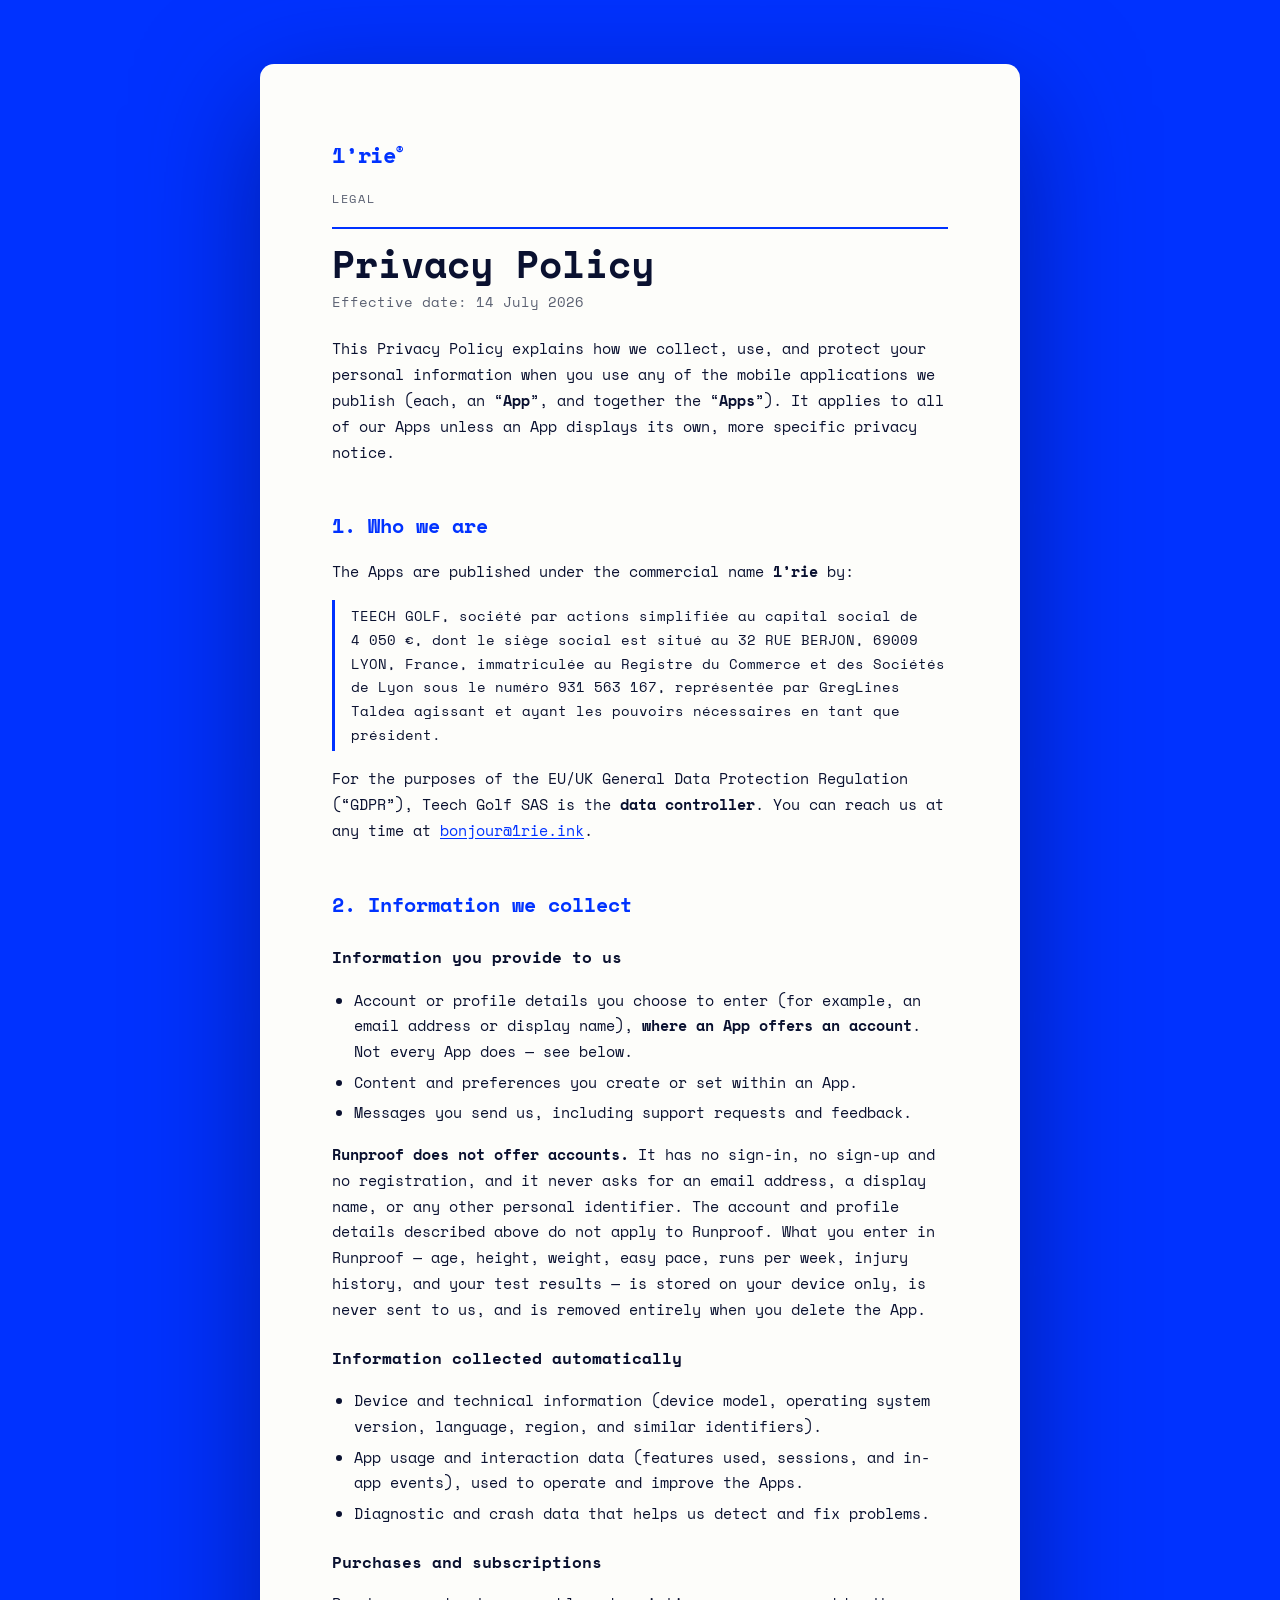
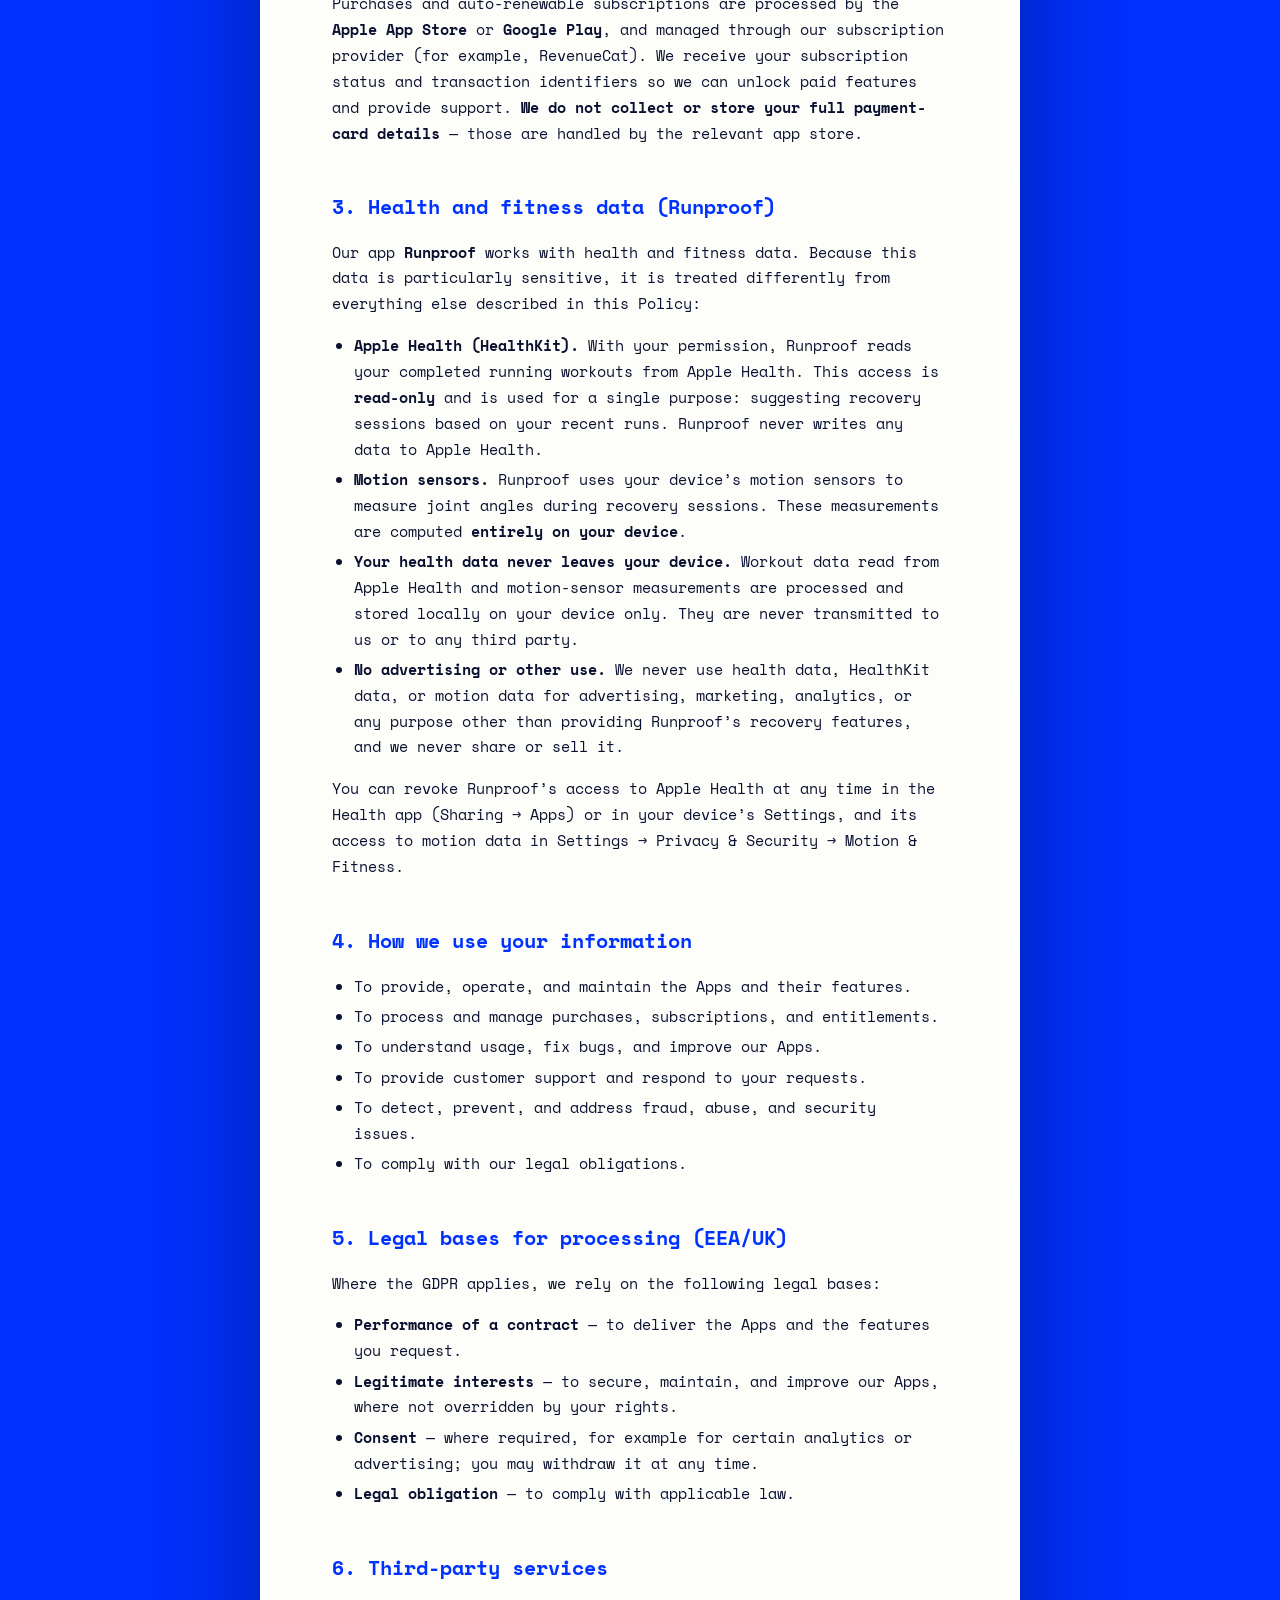
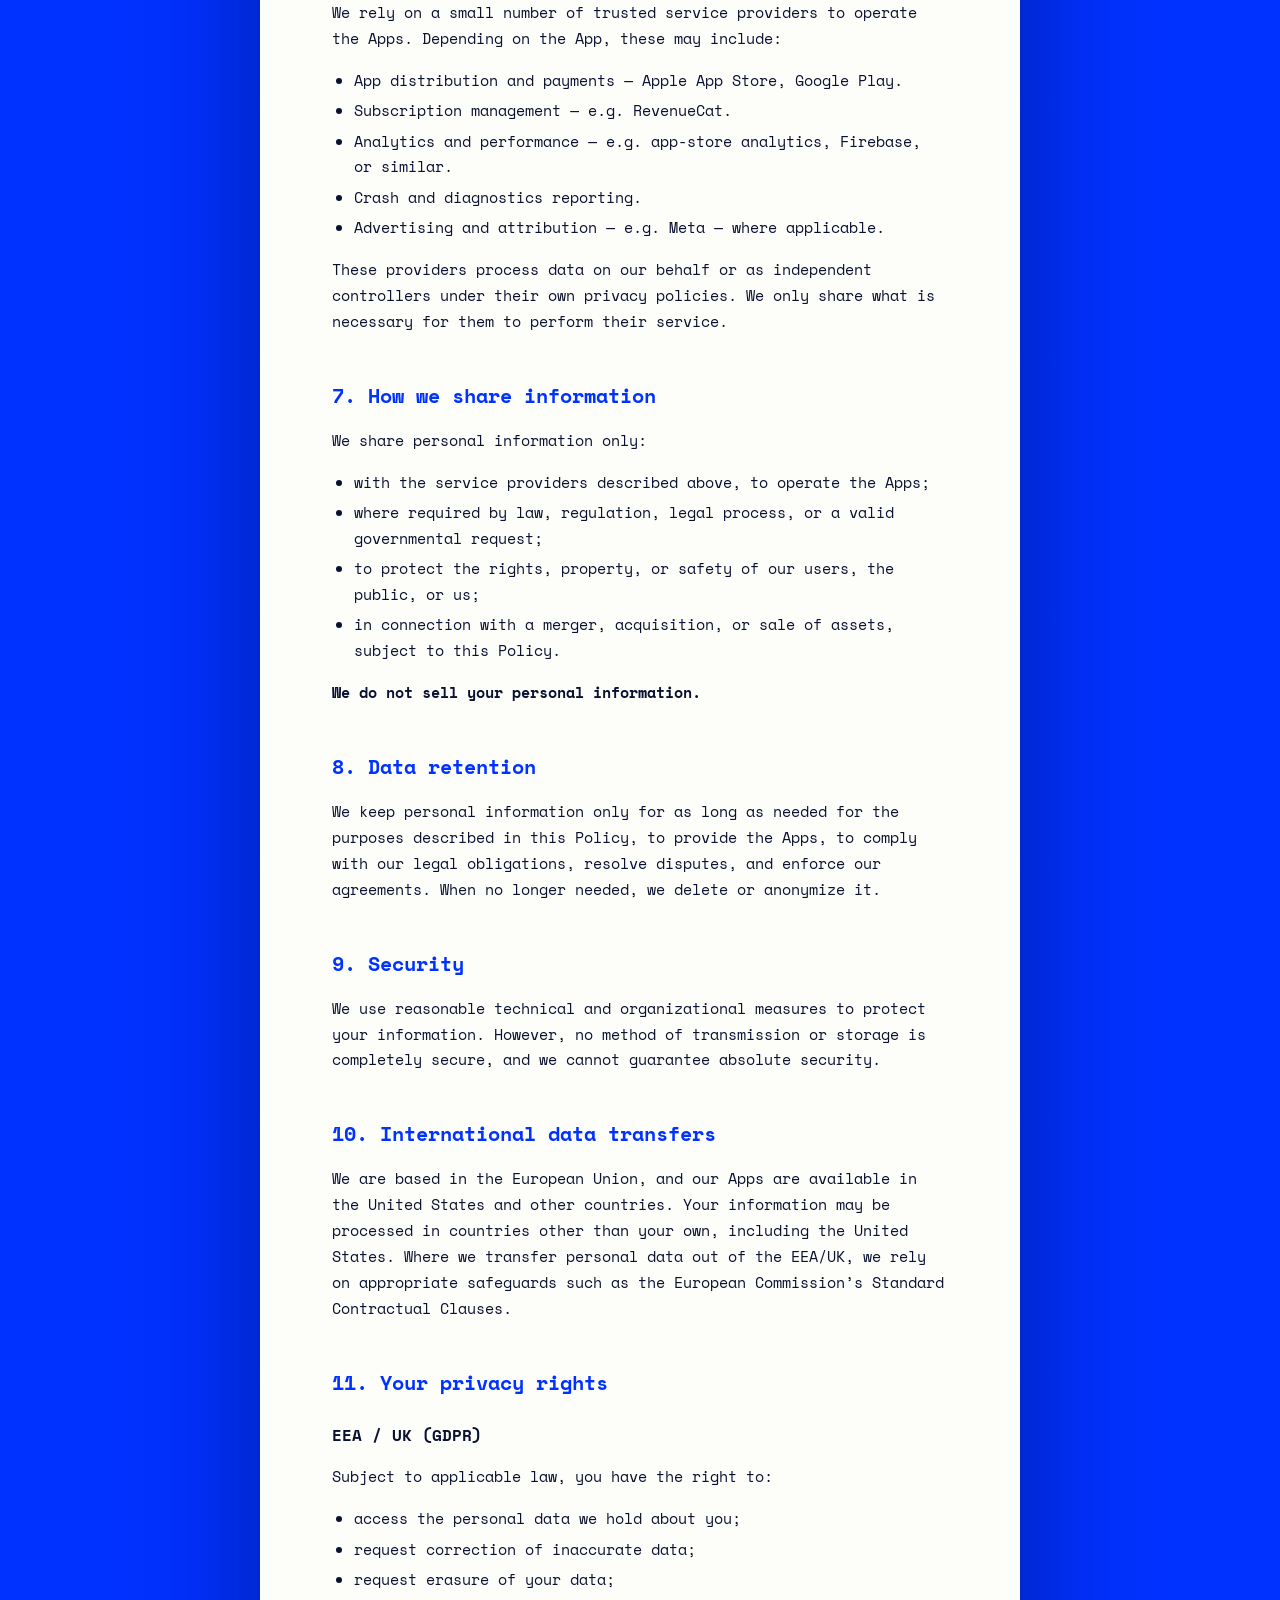
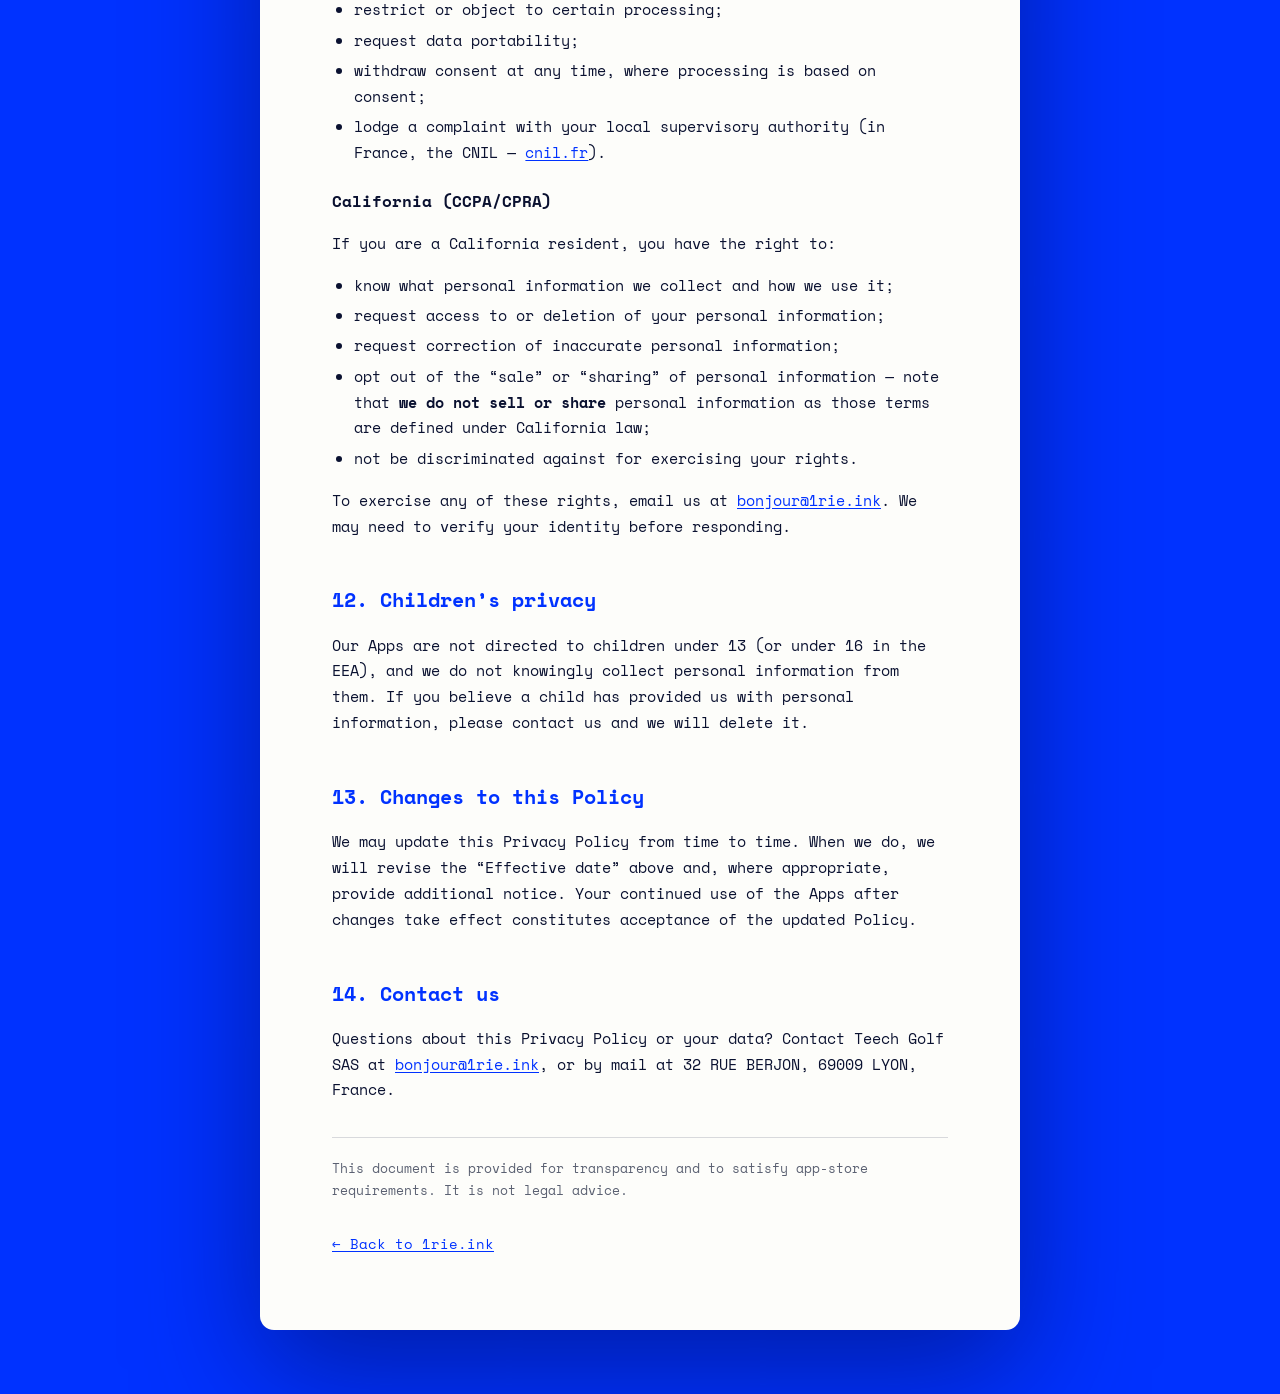
<file: app/privacy/index.html>
<!doctype html>
<html lang="en">
<head>
  <meta charset="utf-8" />
  <meta name="viewport" content="width=device-width, initial-scale=1" />
  <title>1’rie — Privacy Policy</title>
  <meta name="description" content="Privacy Policy for the mobile applications published by Teech Golf SAS under the 1’rie name." />
  <meta name="robots" content="index, follow" />
  <link rel="icon" href="data:image/svg+xml,%3Csvg xmlns='http://www.w3.org/2000/svg' viewBox='0 0 64 64'%3E%3Crect width='64' height='64' rx='14' fill='%230032FF'/%3E%3Ctext x='32' y='46' font-family='Arial Black, sans-serif' font-size='40' font-weight='900' fill='white' text-anchor='middle'%3E1%3C/text%3E%3C/svg%3E" />
  <link rel="preconnect" href="https://fonts.googleapis.com" />
  <link rel="preconnect" href="https://fonts.gstatic.com" crossorigin />
  <link href="https://fonts.googleapis.com/css2?family=Space+Mono:ital,wght@0,400;0,700;1,400&display=swap" rel="stylesheet" />
  <link rel="stylesheet" href="/app/legal.css" />
</head>
<body>
  <main class="paper">
    <header class="legal-head">
      <a class="wordmark" href="/">1’rie<sup>®</sup></a>
      <p class="eyebrow">Legal</p>
    </header>

    <h1>Privacy Policy</h1>
    <p class="effective">Effective date: 14 July 2026</p>

    <p>
      This Privacy Policy explains how we collect, use, and protect your personal
      information when you use any of the mobile applications we publish (each, an
      “<strong>App</strong>”, and together the “<strong>Apps</strong>”). It applies
      to all of our Apps unless an App displays its own, more specific privacy notice.
    </p>

    <h2>1. Who we are</h2>
    <p>
      The Apps are published under the commercial name <strong>1’rie</strong> by:
    </p>
    <p class="legal-entity">
      TEECH GOLF, société par actions simplifiée au capital social de 4&nbsp;050&nbsp;€,
      dont le siège social est situé au 32 RUE BERJON, 69009 LYON, France, immatriculée au
      Registre du Commerce et des Sociétés de Lyon sous le numéro 931&nbsp;563&nbsp;167,
      représentée par GregLines Taldea agissant et ayant les pouvoirs nécessaires en tant
      que président.
    </p>
    <p>
      For the purposes of the EU/UK General Data Protection Regulation (“GDPR”), Teech Golf
      SAS is the <strong>data controller</strong>. You can reach us at any time at
      <a href="mailto:bonjour@1rie.ink">bonjour@1rie.ink</a>.
    </p>

    <h2>2. Information we collect</h2>
    <h3>Information you provide to us</h3>
    <ul>
      <li>Account or profile details you choose to enter (for example, an email address or display name), <strong>where an App offers an account</strong>. Not every App does — see below.</li>
      <li>Content and preferences you create or set within an App.</li>
      <li>Messages you send us, including support requests and feedback.</li>
    </ul>
    <p><strong>Runproof does not offer accounts.</strong> It has no sign-in, no sign-up and no
      registration, and it never asks for an email address, a display name, or any other personal
      identifier. The account and profile details described above do not apply to Runproof. What you
      enter in Runproof — age, height, weight, easy pace, runs per week, injury history, and your
      test results — is stored on your device only, is never sent to us, and is removed entirely when
      you delete the App.</p>
    <h3>Information collected automatically</h3>
    <ul>
      <li>Device and technical information (device model, operating system version, language, region, and similar identifiers).</li>
      <li>App usage and interaction data (features used, sessions, and in-app events), used to operate and improve the Apps.</li>
      <li>Diagnostic and crash data that helps us detect and fix problems.</li>
    </ul>
    <h3>Purchases and subscriptions</h3>
    <p>
      Purchases and auto-renewable subscriptions are processed by the <strong>Apple App Store</strong>
      or <strong>Google Play</strong>, and managed through our subscription provider (for example,
      RevenueCat). We receive your subscription status and transaction identifiers so we can unlock
      paid features and provide support. <strong>We do not collect or store your full payment-card
      details</strong> — those are handled by the relevant app store.
    </p>

    <h2>3. Health and fitness data (Runproof)</h2>
    <p>
      Our app <strong>Runproof</strong> works with health and fitness data. Because this data is
      particularly sensitive, it is treated differently from everything else described in this
      Policy:
    </p>
    <ul>
      <li><strong>Apple Health (HealthKit).</strong> With your permission, Runproof reads your completed running workouts from Apple Health. This access is <strong>read-only</strong> and is used for a single purpose: suggesting recovery sessions based on your recent runs. Runproof never writes any data to Apple Health.</li>
      <li><strong>Motion sensors.</strong> Runproof uses your device’s motion sensors to measure joint angles during recovery sessions. These measurements are computed <strong>entirely on your device</strong>.</li>
      <li><strong>Your health data never leaves your device.</strong> Workout data read from Apple Health and motion-sensor measurements are processed and stored locally on your device only. They are never transmitted to us or to any third party.</li>
      <li><strong>No advertising or other use.</strong> We never use health data, HealthKit data, or motion data for advertising, marketing, analytics, or any purpose other than providing Runproof’s recovery features, and we never share or sell it.</li>
    </ul>
    <p>
      You can revoke Runproof’s access to Apple Health at any time in the Health app
      (Sharing → Apps) or in your device’s Settings, and its access to motion data in
      Settings → Privacy &amp; Security → Motion &amp; Fitness.
    </p>

    <h2>4. How we use your information</h2>
    <ul>
      <li>To provide, operate, and maintain the Apps and their features.</li>
      <li>To process and manage purchases, subscriptions, and entitlements.</li>
      <li>To understand usage, fix bugs, and improve our Apps.</li>
      <li>To provide customer support and respond to your requests.</li>
      <li>To detect, prevent, and address fraud, abuse, and security issues.</li>
      <li>To comply with our legal obligations.</li>
    </ul>

    <h2>5. Legal bases for processing (EEA/UK)</h2>
    <p>Where the GDPR applies, we rely on the following legal bases:</p>
    <ul>
      <li><strong>Performance of a contract</strong> — to deliver the Apps and the features you request.</li>
      <li><strong>Legitimate interests</strong> — to secure, maintain, and improve our Apps, where not overridden by your rights.</li>
      <li><strong>Consent</strong> — where required, for example for certain analytics or advertising; you may withdraw it at any time.</li>
      <li><strong>Legal obligation</strong> — to comply with applicable law.</li>
    </ul>

    <h2>6. Third-party services</h2>
    <p>
      We rely on a small number of trusted service providers to operate the Apps. Depending on the
      App, these may include:
    </p>
    <ul>
      <li>App distribution and payments — Apple App Store, Google Play.</li>
      <li>Subscription management — e.g. RevenueCat.</li>
      <li>Analytics and performance — e.g. app-store analytics, Firebase, or similar.</li>
      <li>Crash and diagnostics reporting.</li>
      <li>Advertising and attribution — e.g. Meta — where applicable.</li>
    </ul>
    <p>
      These providers process data on our behalf or as independent controllers under their own
      privacy policies. We only share what is necessary for them to perform their service.
    </p>

    <h2>7. How we share information</h2>
    <p>We share personal information only:</p>
    <ul>
      <li>with the service providers described above, to operate the Apps;</li>
      <li>where required by law, regulation, legal process, or a valid governmental request;</li>
      <li>to protect the rights, property, or safety of our users, the public, or us;</li>
      <li>in connection with a merger, acquisition, or sale of assets, subject to this Policy.</li>
    </ul>
    <p><strong>We do not sell your personal information.</strong></p>

    <h2>8. Data retention</h2>
    <p>
      We keep personal information only for as long as needed for the purposes described in this
      Policy, to provide the Apps, to comply with our legal obligations, resolve disputes, and
      enforce our agreements. When no longer needed, we delete or anonymize it.
    </p>

    <h2>9. Security</h2>
    <p>
      We use reasonable technical and organizational measures to protect your information. However,
      no method of transmission or storage is completely secure, and we cannot guarantee absolute
      security.
    </p>

    <h2>10. International data transfers</h2>
    <p>
      We are based in the European Union, and our Apps are available in the United States and other
      countries. Your information may be processed in countries other than your own, including the
      United States. Where we transfer personal data out of the EEA/UK, we rely on appropriate
      safeguards such as the European Commission’s Standard Contractual Clauses.
    </p>

    <h2>11. Your privacy rights</h2>
    <h3>EEA / UK (GDPR)</h3>
    <p>Subject to applicable law, you have the right to:</p>
    <ul>
      <li>access the personal data we hold about you;</li>
      <li>request correction of inaccurate data;</li>
      <li>request erasure of your data;</li>
      <li>restrict or object to certain processing;</li>
      <li>request data portability;</li>
      <li>withdraw consent at any time, where processing is based on consent;</li>
      <li>lodge a complaint with your local supervisory authority (in France, the CNIL — <a href="https://www.cnil.fr" target="_blank" rel="noopener">cnil.fr</a>).</li>
    </ul>
    <h3>California (CCPA/CPRA)</h3>
    <p>If you are a California resident, you have the right to:</p>
    <ul>
      <li>know what personal information we collect and how we use it;</li>
      <li>request access to or deletion of your personal information;</li>
      <li>request correction of inaccurate personal information;</li>
      <li>opt out of the “sale” or “sharing” of personal information — note that <strong>we do not sell or share</strong> personal information as those terms are defined under California law;</li>
      <li>not be discriminated against for exercising your rights.</li>
    </ul>
    <p>
      To exercise any of these rights, email us at
      <a href="mailto:bonjour@1rie.ink">bonjour@1rie.ink</a>. We may need to verify your identity
      before responding.
    </p>

    <h2>12. Children’s privacy</h2>
    <p>
      Our Apps are not directed to children under 13 (or under 16 in the EEA), and we do not
      knowingly collect personal information from them. If you believe a child has provided us with
      personal information, please contact us and we will delete it.
    </p>

    <h2>13. Changes to this Policy</h2>
    <p>
      We may update this Privacy Policy from time to time. When we do, we will revise the “Effective
      date” above and, where appropriate, provide additional notice. Your continued use of the Apps
      after changes take effect constitutes acceptance of the updated Policy.
    </p>

    <h2>14. Contact us</h2>
    <p>
      Questions about this Privacy Policy or your data? Contact Teech Golf SAS at
      <a href="mailto:bonjour@1rie.ink">bonjour@1rie.ink</a>, or by mail at 32 RUE BERJON, 69009
      LYON, France.
    </p>

    <p class="note">
      This document is provided for transparency and to satisfy app-store requirements. It is not
      legal advice.
    </p>
    <a class="back" href="/">← Back to 1rie.ink</a>
  </main>
</body>
</html>
</file>
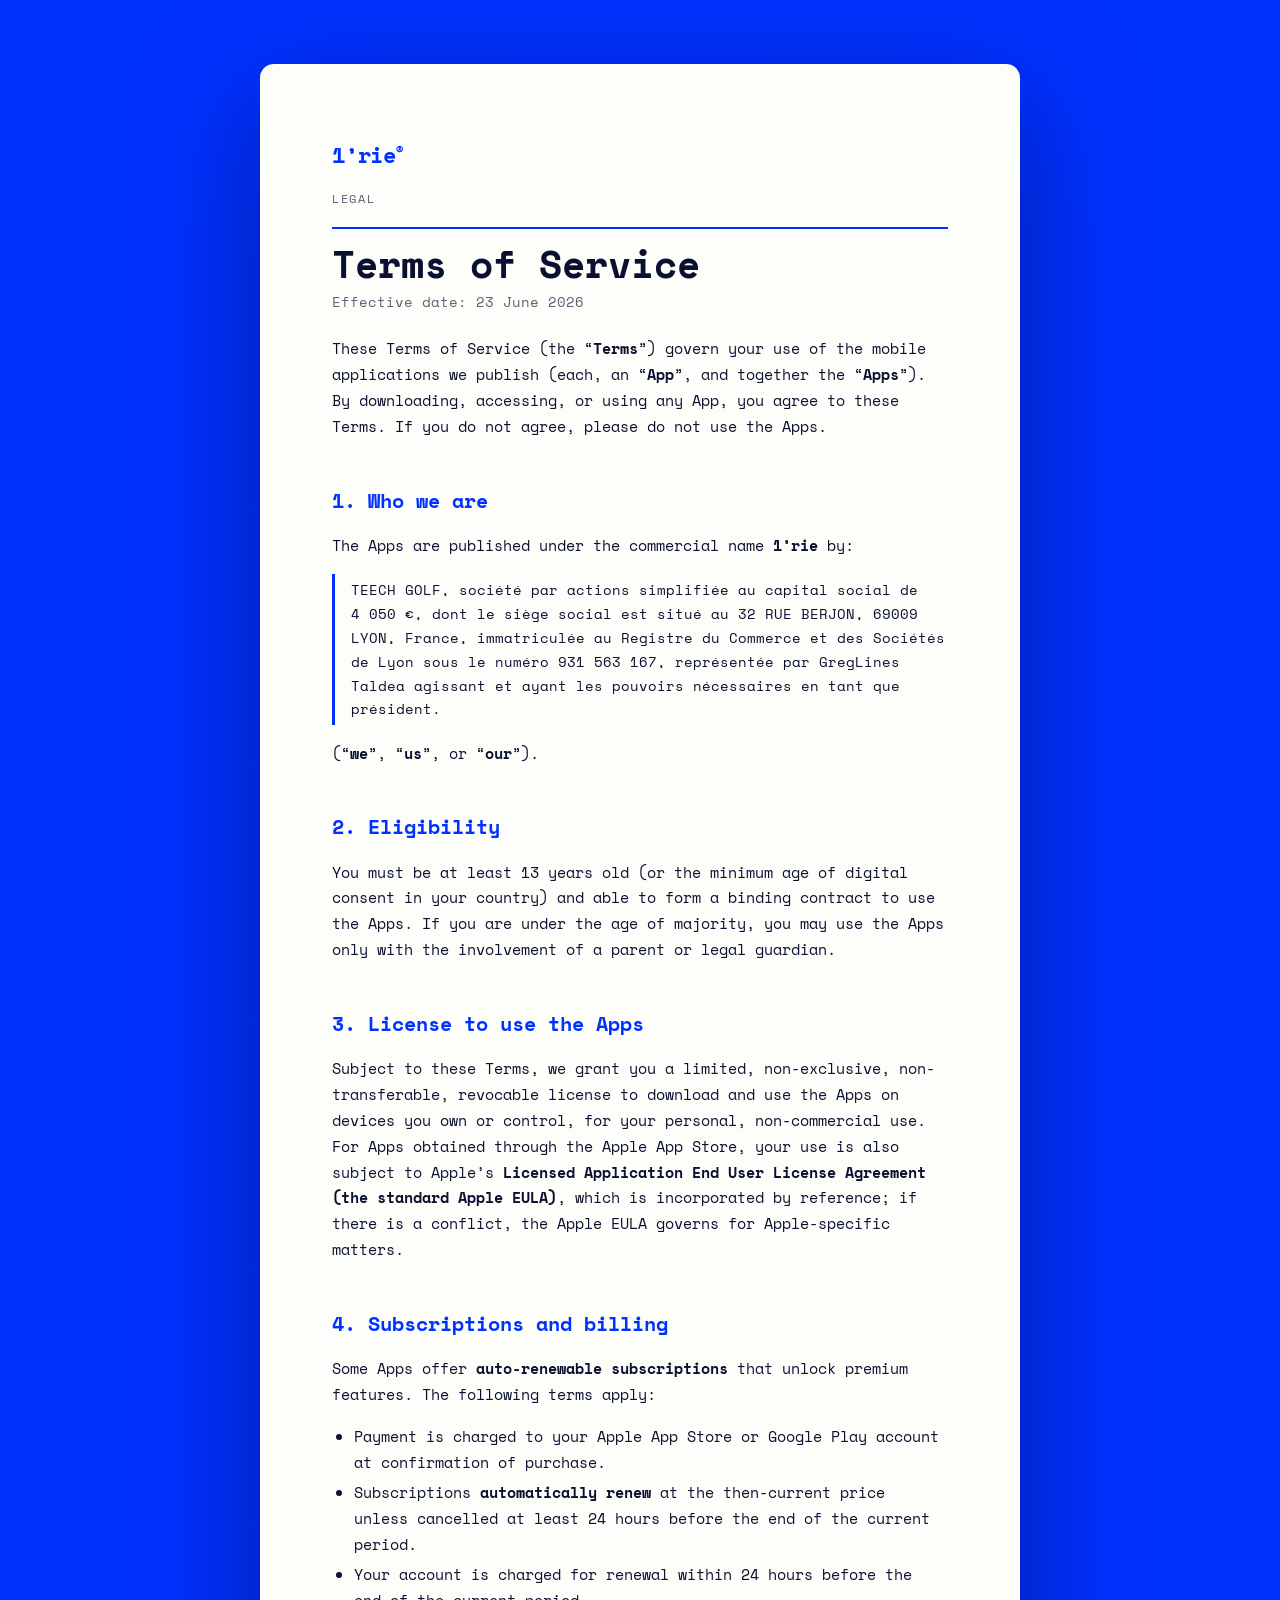
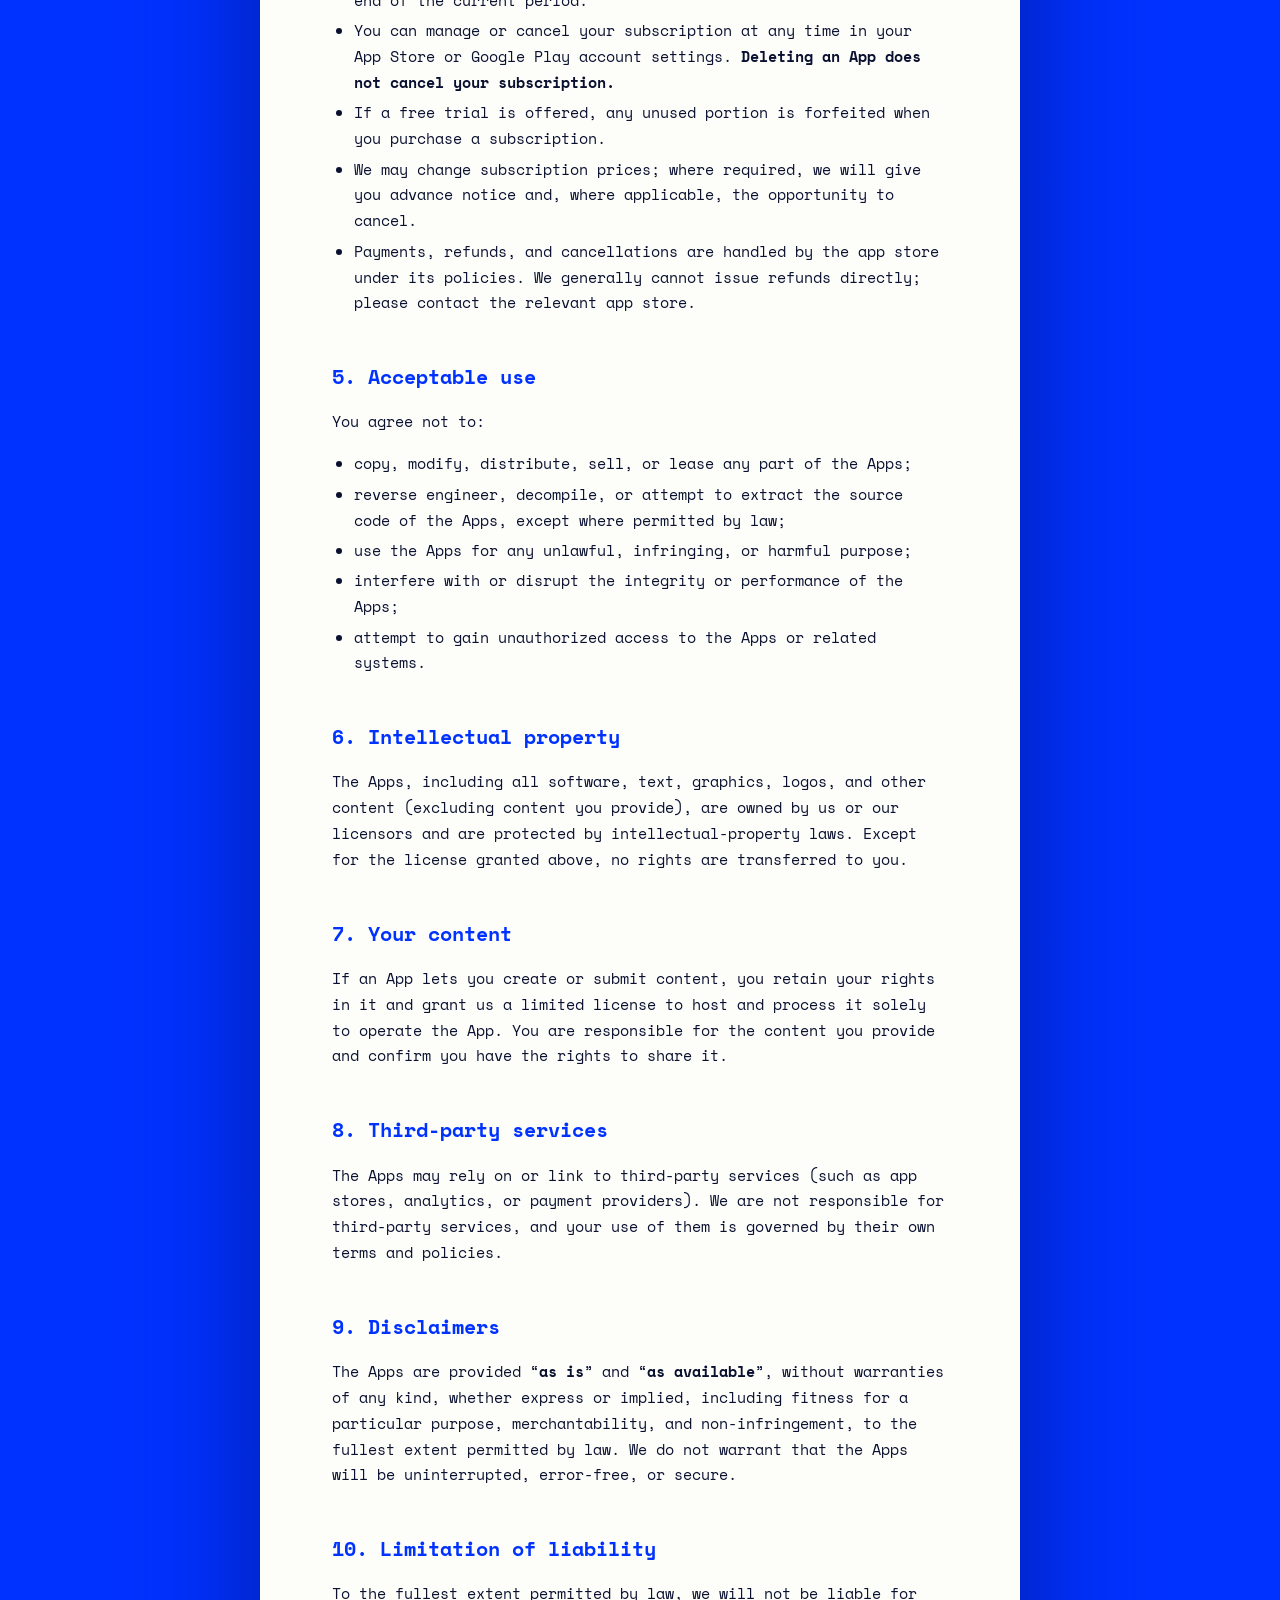
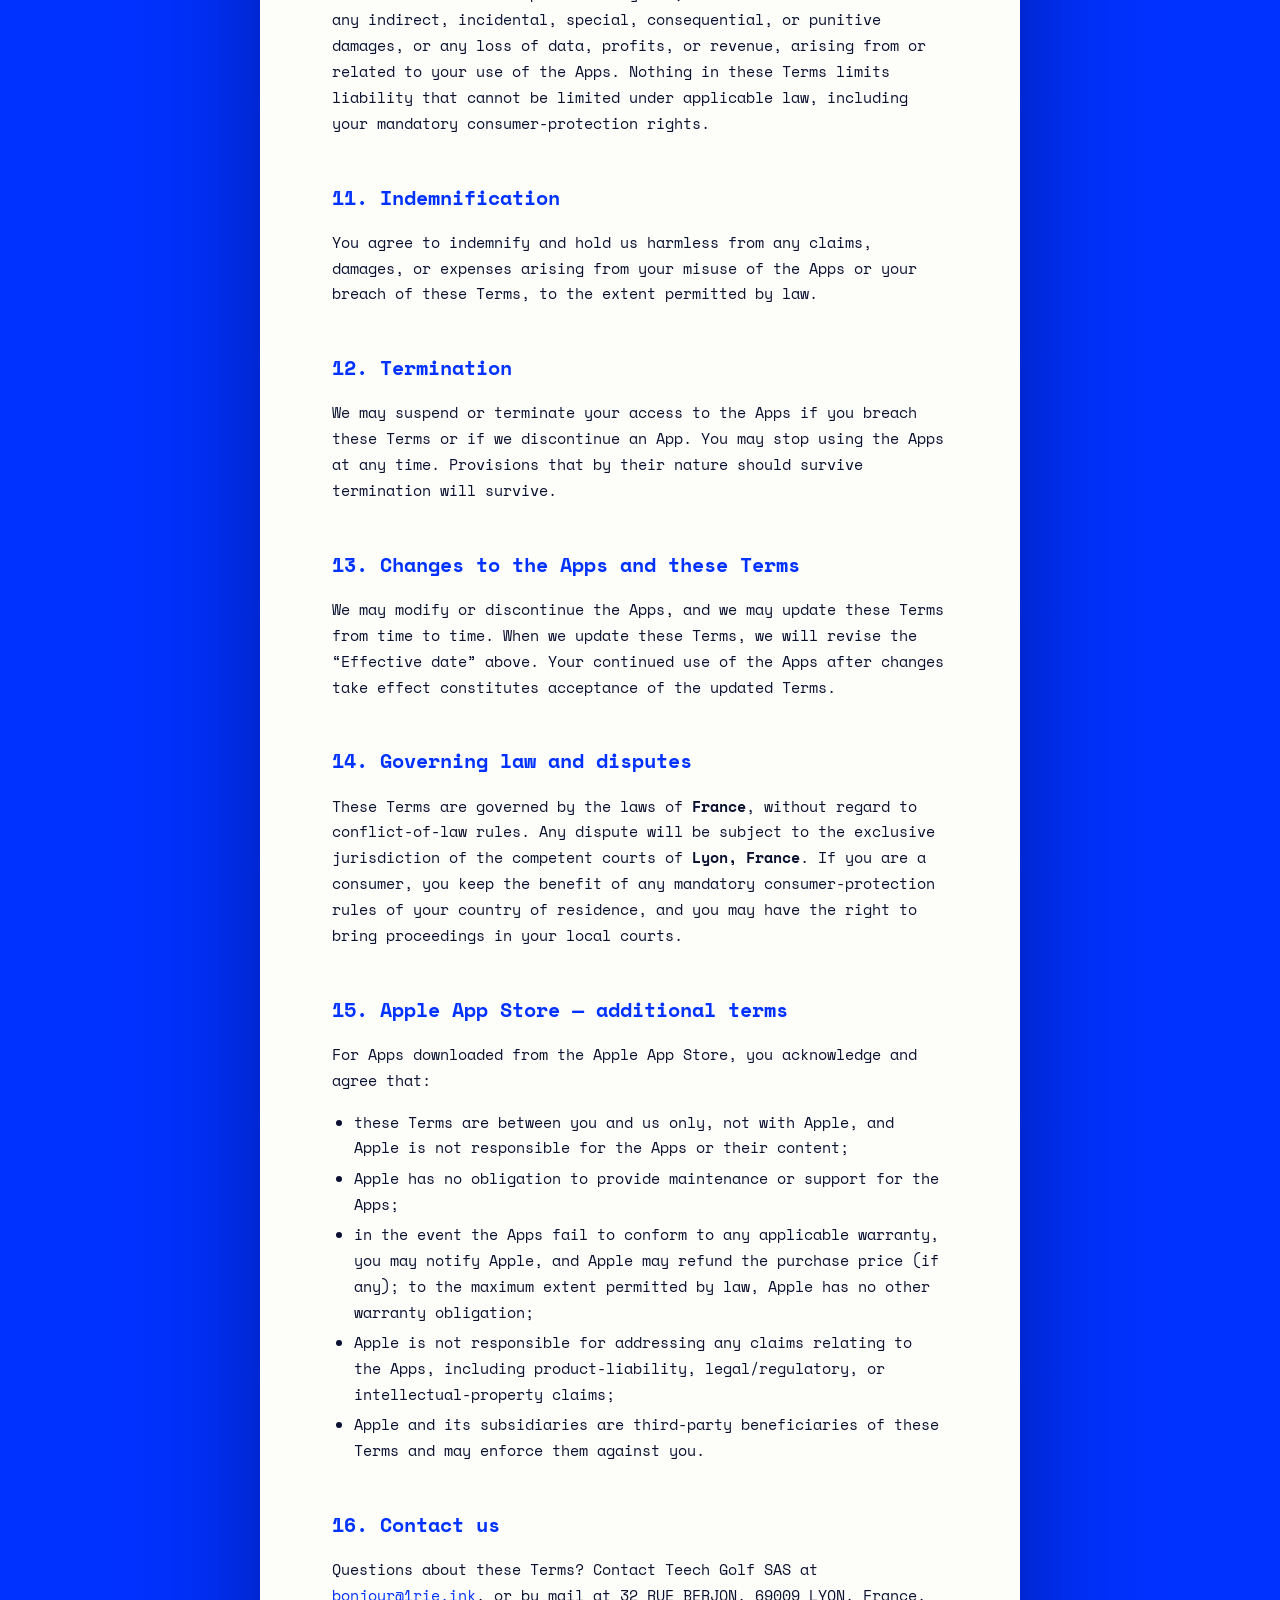
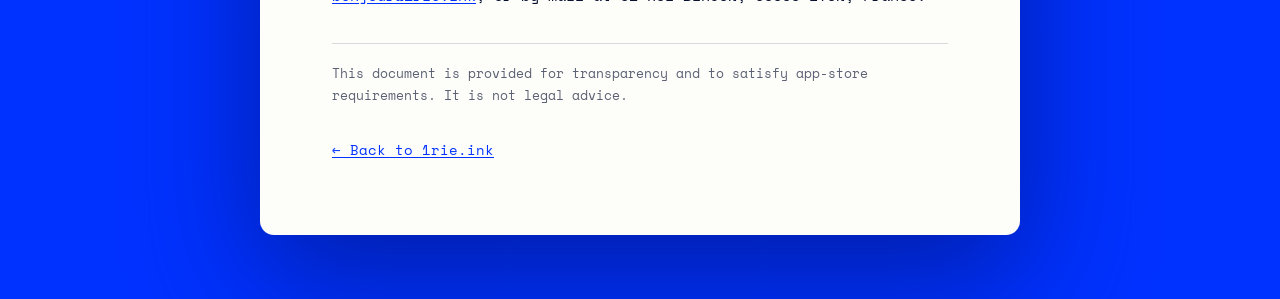
<file: app/terms/index.html>
<!doctype html>
<html lang="en">
<head>
  <meta charset="utf-8" />
  <meta name="viewport" content="width=device-width, initial-scale=1" />
  <title>1’rie — Terms of Service</title>
  <meta name="description" content="Terms of Service for the mobile applications published by Teech Golf SAS under the 1’rie name." />
  <meta name="robots" content="index, follow" />
  <link rel="icon" href="data:image/svg+xml,%3Csvg xmlns='http://www.w3.org/2000/svg' viewBox='0 0 64 64'%3E%3Crect width='64' height='64' rx='14' fill='%230032FF'/%3E%3Ctext x='32' y='46' font-family='Arial Black, sans-serif' font-size='40' font-weight='900' fill='white' text-anchor='middle'%3E1%3C/text%3E%3C/svg%3E" />
  <link rel="preconnect" href="https://fonts.googleapis.com" />
  <link rel="preconnect" href="https://fonts.gstatic.com" crossorigin />
  <link href="https://fonts.googleapis.com/css2?family=Space+Mono:ital,wght@0,400;0,700;1,400&display=swap" rel="stylesheet" />
  <link rel="stylesheet" href="/app/legal.css" />
</head>
<body>
  <main class="paper">
    <header class="legal-head">
      <a class="wordmark" href="/">1’rie<sup>®</sup></a>
      <p class="eyebrow">Legal</p>
    </header>

    <h1>Terms of Service</h1>
    <p class="effective">Effective date: 23 June 2026</p>

    <p>
      These Terms of Service (the “<strong>Terms</strong>”) govern your use of the mobile
      applications we publish (each, an “<strong>App</strong>”, and together the
      “<strong>Apps</strong>”). By downloading, accessing, or using any App, you agree to these
      Terms. If you do not agree, please do not use the Apps.
    </p>

    <h2>1. Who we are</h2>
    <p>The Apps are published under the commercial name <strong>1’rie</strong> by:</p>
    <p class="legal-entity">
      TEECH GOLF, société par actions simplifiée au capital social de 4&nbsp;050&nbsp;€,
      dont le siège social est situé au 32 RUE BERJON, 69009 LYON, France, immatriculée au
      Registre du Commerce et des Sociétés de Lyon sous le numéro 931&nbsp;563&nbsp;167,
      représentée par GregLines Taldea agissant et ayant les pouvoirs nécessaires en tant
      que président.
    </p>
    <p>(“<strong>we</strong>”, “<strong>us</strong>”, or “<strong>our</strong>”).</p>

    <h2>2. Eligibility</h2>
    <p>
      You must be at least 13 years old (or the minimum age of digital consent in your country) and
      able to form a binding contract to use the Apps. If you are under the age of majority, you may
      use the Apps only with the involvement of a parent or legal guardian.
    </p>

    <h2>3. License to use the Apps</h2>
    <p>
      Subject to these Terms, we grant you a limited, non-exclusive, non-transferable, revocable
      license to download and use the Apps on devices you own or control, for your personal,
      non-commercial use. For Apps obtained through the Apple App Store, your use is also subject to
      Apple’s <strong>Licensed Application End User License Agreement (the standard Apple EULA)</strong>,
      which is incorporated by reference; if there is a conflict, the Apple EULA governs for
      Apple-specific matters.
    </p>

    <h2>4. Subscriptions and billing</h2>
    <p>
      Some Apps offer <strong>auto-renewable subscriptions</strong> that unlock premium features.
      The following terms apply:
    </p>
    <ul>
      <li>Payment is charged to your Apple App Store or Google Play account at confirmation of purchase.</li>
      <li>Subscriptions <strong>automatically renew</strong> at the then-current price unless cancelled at least 24 hours before the end of the current period.</li>
      <li>Your account is charged for renewal within 24 hours before the end of the current period.</li>
      <li>You can manage or cancel your subscription at any time in your App Store or Google Play account settings. <strong>Deleting an App does not cancel your subscription.</strong></li>
      <li>If a free trial is offered, any unused portion is forfeited when you purchase a subscription.</li>
      <li>We may change subscription prices; where required, we will give you advance notice and, where applicable, the opportunity to cancel.</li>
      <li>Payments, refunds, and cancellations are handled by the app store under its policies. We generally cannot issue refunds directly; please contact the relevant app store.</li>
    </ul>

    <h2>5. Acceptable use</h2>
    <p>You agree not to:</p>
    <ul>
      <li>copy, modify, distribute, sell, or lease any part of the Apps;</li>
      <li>reverse engineer, decompile, or attempt to extract the source code of the Apps, except where permitted by law;</li>
      <li>use the Apps for any unlawful, infringing, or harmful purpose;</li>
      <li>interfere with or disrupt the integrity or performance of the Apps;</li>
      <li>attempt to gain unauthorized access to the Apps or related systems.</li>
    </ul>

    <h2>6. Intellectual property</h2>
    <p>
      The Apps, including all software, text, graphics, logos, and other content (excluding content
      you provide), are owned by us or our licensors and are protected by intellectual-property
      laws. Except for the license granted above, no rights are transferred to you.
    </p>

    <h2>7. Your content</h2>
    <p>
      If an App lets you create or submit content, you retain your rights in it and grant us a
      limited license to host and process it solely to operate the App. You are responsible for the
      content you provide and confirm you have the rights to share it.
    </p>

    <h2>8. Third-party services</h2>
    <p>
      The Apps may rely on or link to third-party services (such as app stores, analytics, or
      payment providers). We are not responsible for third-party services, and your use of them is
      governed by their own terms and policies.
    </p>

    <h2>9. Disclaimers</h2>
    <p>
      The Apps are provided “<strong>as is</strong>” and “<strong>as available</strong>”, without
      warranties of any kind, whether express or implied, including fitness for a particular
      purpose, merchantability, and non-infringement, to the fullest extent permitted by law. We do
      not warrant that the Apps will be uninterrupted, error-free, or secure.
    </p>

    <h2>10. Limitation of liability</h2>
    <p>
      To the fullest extent permitted by law, we will not be liable for any indirect, incidental,
      special, consequential, or punitive damages, or any loss of data, profits, or revenue,
      arising from or related to your use of the Apps. Nothing in these Terms limits liability that
      cannot be limited under applicable law, including your mandatory consumer-protection rights.
    </p>

    <h2>11. Indemnification</h2>
    <p>
      You agree to indemnify and hold us harmless from any claims, damages, or expenses arising from
      your misuse of the Apps or your breach of these Terms, to the extent permitted by law.
    </p>

    <h2>12. Termination</h2>
    <p>
      We may suspend or terminate your access to the Apps if you breach these Terms or if we
      discontinue an App. You may stop using the Apps at any time. Provisions that by their nature
      should survive termination will survive.
    </p>

    <h2>13. Changes to the Apps and these Terms</h2>
    <p>
      We may modify or discontinue the Apps, and we may update these Terms from time to time. When
      we update these Terms, we will revise the “Effective date” above. Your continued use of the
      Apps after changes take effect constitutes acceptance of the updated Terms.
    </p>

    <h2>14. Governing law and disputes</h2>
    <p>
      These Terms are governed by the laws of <strong>France</strong>, without regard to conflict-of-law
      rules. Any dispute will be subject to the exclusive jurisdiction of the competent courts of
      <strong>Lyon, France</strong>. If you are a consumer, you keep the benefit of any mandatory
      consumer-protection rules of your country of residence, and you may have the right to bring
      proceedings in your local courts.
    </p>

    <h2>15. Apple App Store — additional terms</h2>
    <p>For Apps downloaded from the Apple App Store, you acknowledge and agree that:</p>
    <ul>
      <li>these Terms are between you and us only, not with Apple, and Apple is not responsible for the Apps or their content;</li>
      <li>Apple has no obligation to provide maintenance or support for the Apps;</li>
      <li>in the event the Apps fail to conform to any applicable warranty, you may notify Apple, and Apple may refund the purchase price (if any); to the maximum extent permitted by law, Apple has no other warranty obligation;</li>
      <li>Apple is not responsible for addressing any claims relating to the Apps, including product-liability, legal/regulatory, or intellectual-property claims;</li>
      <li>Apple and its subsidiaries are third-party beneficiaries of these Terms and may enforce them against you.</li>
    </ul>

    <h2>16. Contact us</h2>
    <p>
      Questions about these Terms? Contact Teech Golf SAS at
      <a href="mailto:bonjour@1rie.ink">bonjour@1rie.ink</a>, or by mail at 32 RUE BERJON, 69009
      LYON, France.
    </p>

    <p class="note">
      This document is provided for transparency and to satisfy app-store requirements. It is not
      legal advice.
    </p>
    <a class="back" href="/">← Back to 1rie.ink</a>
  </main>
</body>
</html>
</file>
<file: styles.css>
/* ============================================================
   1’rie — typewriter edition
   a letter to the world, typed as you scroll
   ============================================================ */

:root {
  --blue: #0032ff;
  --white: #ffffff;
  --paper: #fdfdfa;
  --mono: "Space Mono", ui-monospace, monospace;
}

* { margin: 0; padding: 0; box-sizing: border-box; }

body {
  font-family: var(--mono);
  background: var(--blue);
  color: var(--blue);
  -webkit-font-smoothing: antialiased;
}

::selection { background: var(--blue); color: var(--white); }

a { color: inherit; }

/* ---------- fixed HUD ---------- */

.hud {
  position: fixed;
  top: 0; left: 0; right: 0;
  display: flex;
  align-items: center;
  justify-content: space-between;
  gap: 1rem;
  padding: 1rem clamp(1rem, 3vw, 2.5rem);
  color: var(--white);
  font-size: 0.78rem;
  letter-spacing: 0.04em;
  text-transform: uppercase;
  z-index: 10;
}
.hud-left { display: flex; align-items: baseline; gap: 0.8rem; flex-wrap: wrap; }
.hud-brand, .hud-link {
  background: var(--blue);
  padding: 0.35em 0.8em;
  border-radius: 999px;
}
.hud-brand { font-weight: 700; }
.hud-link { text-decoration: none; opacity: 0.85; }
.hud-link:hover { opacity: 1; text-decoration: underline; }
.sound-toggle {
  font: inherit;
  letter-spacing: inherit;
  text-transform: inherit;
  color: var(--white);
  background: var(--blue);
  border: 1.5px solid var(--white);
  border-radius: 999px;
  padding: 0.35em 0.9em;
  cursor: pointer;
  white-space: nowrap;
}
.sound-toggle[aria-pressed="true"] { background: var(--white); color: var(--blue); }

.scroll-hint {
  position: fixed;
  bottom: 1.2rem;
  left: 50%;
  transform: translateX(-50%);
  color: var(--white);
  background: var(--blue);
  border: 1.5px solid var(--white);
  border-radius: 999px;
  padding: 0.5em 1.1em;
  font-size: 0.78rem;
  letter-spacing: 0.1em;
  text-transform: uppercase;
  z-index: 10;
  animation: hint 1.8s ease-in-out infinite;
  transition: opacity 0.5s ease;
}
.scroll-hint.gone { opacity: 0; }
@keyframes hint {
  0%, 100% { transform: translateX(-50%) translateY(0); }
  50% { transform: translateX(-50%) translateY(6px); }
}

.progress-line {
  position: fixed;
  top: 0; left: 0; right: 0;
  height: 3px;
  z-index: 11;
}
.progress-line i {
  display: block;
  height: 100%;
  width: 100%;
  background: var(--white);
  transform: scaleX(0);
  transform-origin: left;
}

/* ---------- the paper ---------- */

.stage {
  display: flex;
  justify-content: center;
}
/* typing mode (JS on): stage is fixed, paper slides under the typing line */
body.typing .stage {
  position: fixed;
  inset: 0;
  overflow: hidden;
}
.paper {
  width: min(740px, 93vw);
  margin-top: 12vh;
  background: var(--paper);
  padding: clamp(1.8rem, 6vw, 4.5rem);
  padding-bottom: 30vh;
  border-radius: 4px 4px 0 0;
  box-shadow: 0 40px 120px rgba(0, 10, 80, 0.5);
  position: relative;
  height: max-content;
  will-change: transform;
  /* faint typewriter guide lines */
  background-image: linear-gradient(rgba(0, 50, 255, 0.045) 1px, transparent 1px);
  background-size: 100% 2em;
}

.t {
  font-size: clamp(0.92rem, 2.3vw, 1.12rem);
  line-height: 2;
  margin-bottom: 1.6em;
  overflow-wrap: break-word;
}
.t.small { font-size: 0.78em; opacity: 0.75; }
.t.head { letter-spacing: 0.18em; text-transform: uppercase; font-weight: 700; }
.t.big {
  font-size: clamp(2.6rem, 9vw, 5.2rem);
  font-weight: 700;
  line-height: 1.2;
  letter-spacing: -0.02em;
}
.t.big .reg { font-size: 0.35em; vertical-align: super; }
.t.sig { font-weight: 700; font-style: italic; font-size: 1.3em; }
.t.app .idx { opacity: 0.5; font-size: 0.85em; }
.t.app b { font-weight: 700; }

/* typed characters — hidden until "typed" (only when JS runs) */
.word { display: inline-block; white-space: nowrap; }
.char { display: inline-block; white-space: pre; }
body.typing .char { visibility: hidden; }
body.typing .char.on { visibility: visible; }

/* strike-out correction */
.char.struck {
  text-decoration: line-through;
  text-decoration-thickness: 0.14em;
  text-decoration-color: var(--blue);
}

/* stamped app icons */
.t-stamp {
  width: clamp(34px, 5vw, 48px);
  height: auto;
  border-radius: 23%;
  vertical-align: middle;
  margin: 0 0.35em;
  box-shadow: 0 6px 18px rgba(0, 10, 80, 0.25);
}
.t-stamp--glyph { background: var(--white); padding: 5px; }
body.typing .t-stamp {
  opacity: 0;
  transform: scale(1.7) rotate(-12deg);
}
body.typing .t-stamp.on {
  opacity: 1;
  transform: scale(1) rotate(-3deg);
  transition: transform 0.3s cubic-bezier(0.34, 1.56, 0.64, 1), opacity 0.15s ease;
}

/* the blinking typing head */
.type-cursor {
  position: absolute;
  width: 0.55em;
  height: 1.4em;
  background: var(--blue);
  display: none;
  animation: blink 1s steps(1) infinite;
  pointer-events: none;
}
body.typing .type-cursor { display: block; }
@keyframes blink { 0%, 60% { opacity: 1; } 61%, 100% { opacity: 0; } }

/* ---------- press run : the mini game past the end of the letter ---------- */

.press-run {
  position: fixed;
  inset: 0;
  background: var(--blue);
  display: flex;
  flex-direction: column;
  align-items: center;
  justify-content: center;
  gap: 1.1rem;
  z-index: 9;
  color: var(--white);
  text-align: center;
  opacity: 0;
  visibility: hidden;
  pointer-events: none;
  transition: opacity 0.45s ease, visibility 0.45s;
  touch-action: manipulation;
  -webkit-user-select: none;
  user-select: none;
  -webkit-tap-highlight-color: transparent;
}
.press-run.live {
  opacity: 1;
  visibility: visible;
  pointer-events: auto;
}
.press-run-title {
  font-size: 0.78rem;
  letter-spacing: 0.18em;
  text-transform: uppercase;
  font-weight: 700;
  line-height: 1.9;
  opacity: 0.9;
}
#game-canvas {
  display: block;
  width: min(92vw, 860px);
  height: clamp(220px, 44vh, 400px);
}
.press-run-sub {
  font-size: 0.72rem;
  letter-spacing: 0.12em;
  text-transform: uppercase;
  opacity: 0.65;
}
.press-run-exit {
  position: absolute;
  bottom: calc(1.1rem + env(safe-area-inset-bottom, 0px));
  left: 0;
  right: 0;
  font-size: 0.7rem;
  letter-spacing: 0.1em;
  text-transform: uppercase;
  opacity: 0.55;
}

/* ---------- reduced motion / no-JS : the letter reads as a plain page ---------- */

@media (prefers-reduced-motion: reduce) {
  .scroll-hint, .progress-line { display: none; }
}
</file>
<file: app/legal.css>
/* Shared styling for the 1’rie legal pages (privacy, terms).
   Self-contained — does not depend on the homepage styles.css. */

:root {
  --blue: #0032ff;
  --paper: #fdfdfa;
  --ink: #0a1130;
  --muted: #5b6172;
  --mono: "Space Mono", ui-monospace, SFMono-Regular, Menlo, monospace;
}

* { box-sizing: border-box; }

html { -webkit-text-size-adjust: 100%; }

body {
  margin: 0;
  font-family: var(--mono);
  background: var(--blue);
  color: var(--ink);
  line-height: 1.7;
  -webkit-font-smoothing: antialiased;
  padding: clamp(16px, 5vw, 64px) clamp(12px, 4vw, 40px);
}

.paper {
  max-width: 760px;
  margin: 0 auto;
  background: var(--paper);
  border-radius: 14px;
  padding: clamp(28px, 6vw, 72px);
  box-shadow: 0 40px 120px rgba(0, 10, 80, 0.5);
}

/* header / wordmark */
.legal-head {
  border-bottom: 2px solid var(--blue);
  padding-bottom: 18px;
  margin-bottom: 12px;
}

.wordmark {
  display: inline-block;
  font-weight: 700;
  font-size: 1.4rem;
  color: var(--blue);
  text-decoration: none;
  letter-spacing: -0.01em;
}

.wordmark sup { font-size: 0.55em; }

.eyebrow {
  margin: 14px 0 0;
  font-size: 0.78rem;
  text-transform: uppercase;
  letter-spacing: 0.14em;
  color: var(--muted);
}

/* typography */
h1 {
  font-size: clamp(1.7rem, 5vw, 2.4rem);
  line-height: 1.2;
  margin: 6px 0 4px;
  color: var(--ink);
}

h2 {
  font-size: clamp(1.05rem, 3vw, 1.25rem);
  margin: 2.2em 0 0.4em;
  color: var(--blue);
}

h3 {
  font-size: 1rem;
  margin: 1.4em 0 0.3em;
  color: var(--ink);
}

p, li { font-size: 0.95rem; }

ul, ol { padding-left: 1.4em; }

li { margin: 0.3em 0; }

a {
  color: var(--blue);
  text-decoration: underline;
  text-underline-offset: 2px;
}

a:hover { text-decoration: none; }

.effective {
  font-size: 0.85rem;
  color: var(--muted);
  margin: 0 0 1.6em;
}

.legal-entity {
  border-left: 3px solid var(--blue);
  padding: 4px 0 4px 16px;
  margin: 1em 0;
  font-size: 0.88rem;
  color: var(--ink);
}

.note {
  margin-top: 2.6em;
  padding-top: 1.4em;
  border-top: 1px solid rgba(10, 17, 48, 0.15);
  font-size: 0.82rem;
  color: var(--muted);
}

.back {
  display: inline-block;
  margin-top: 1.4em;
  font-size: 0.85rem;
}
</file>
